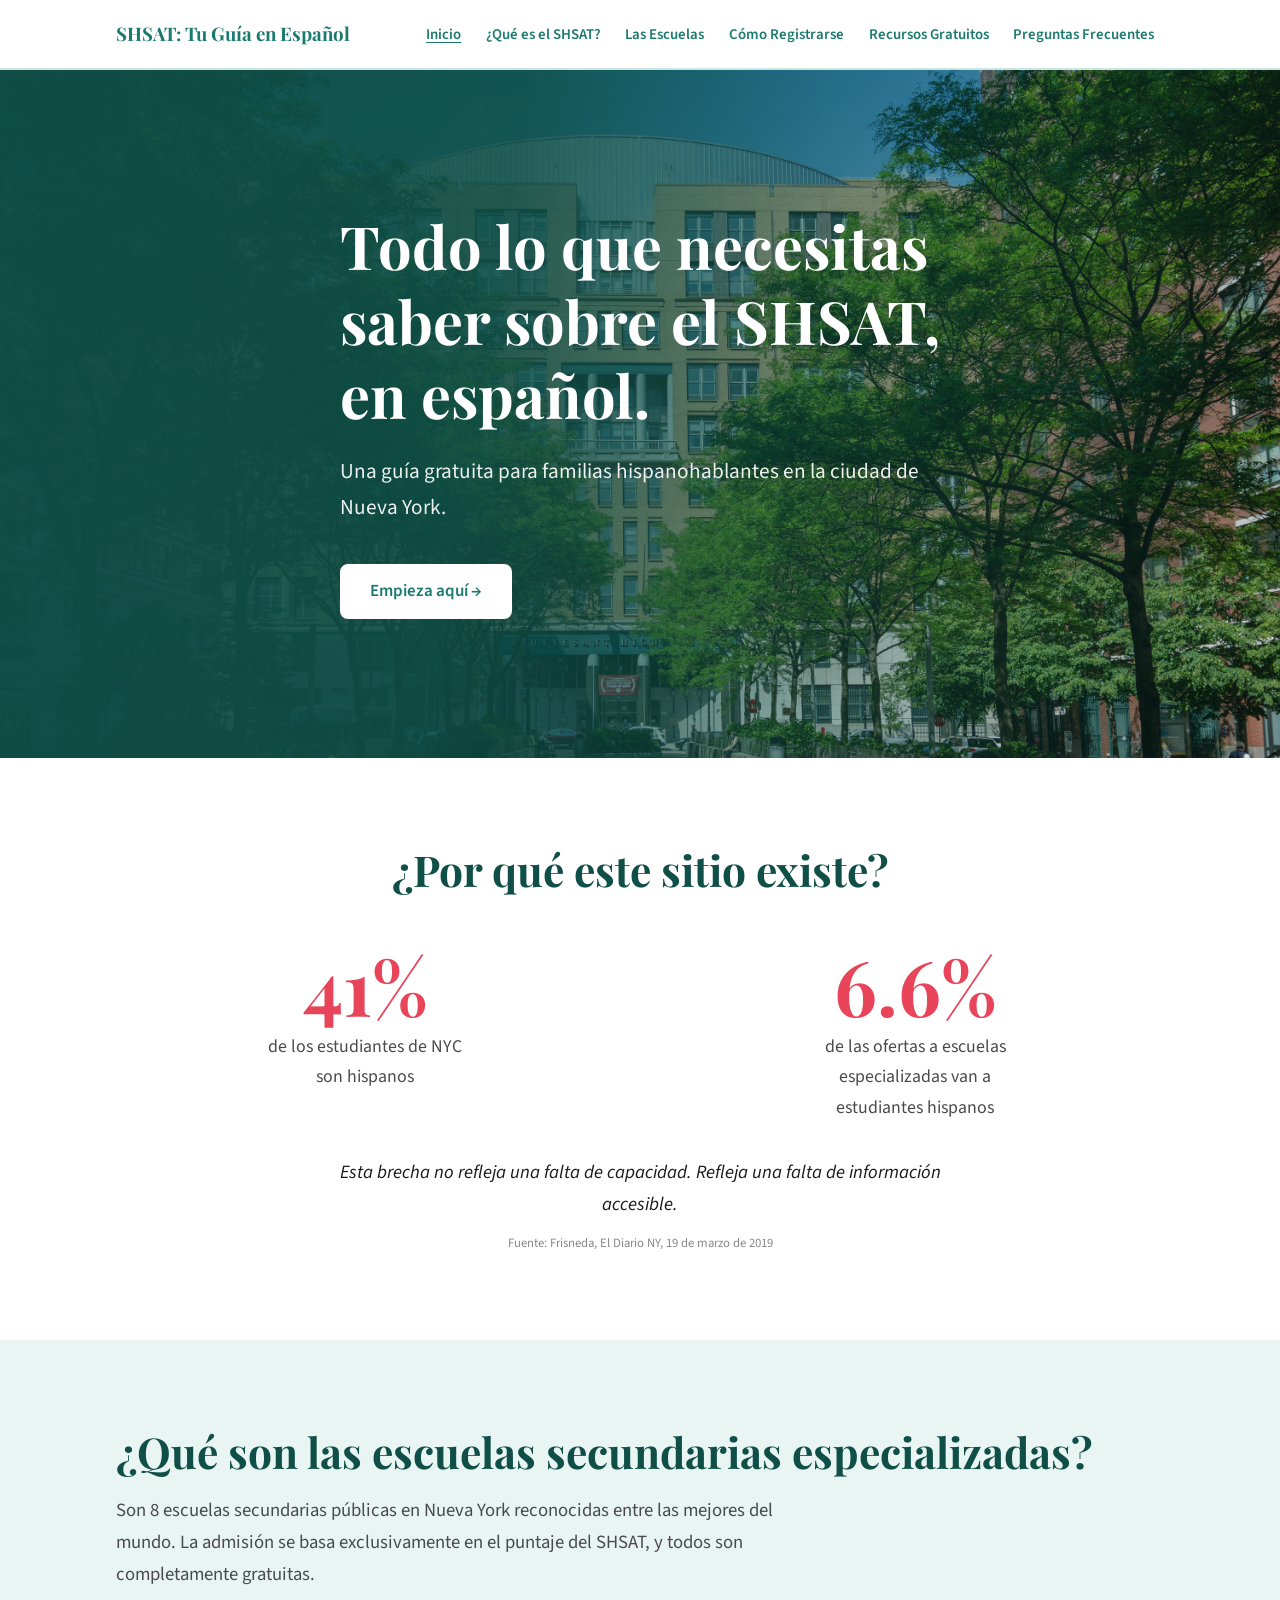
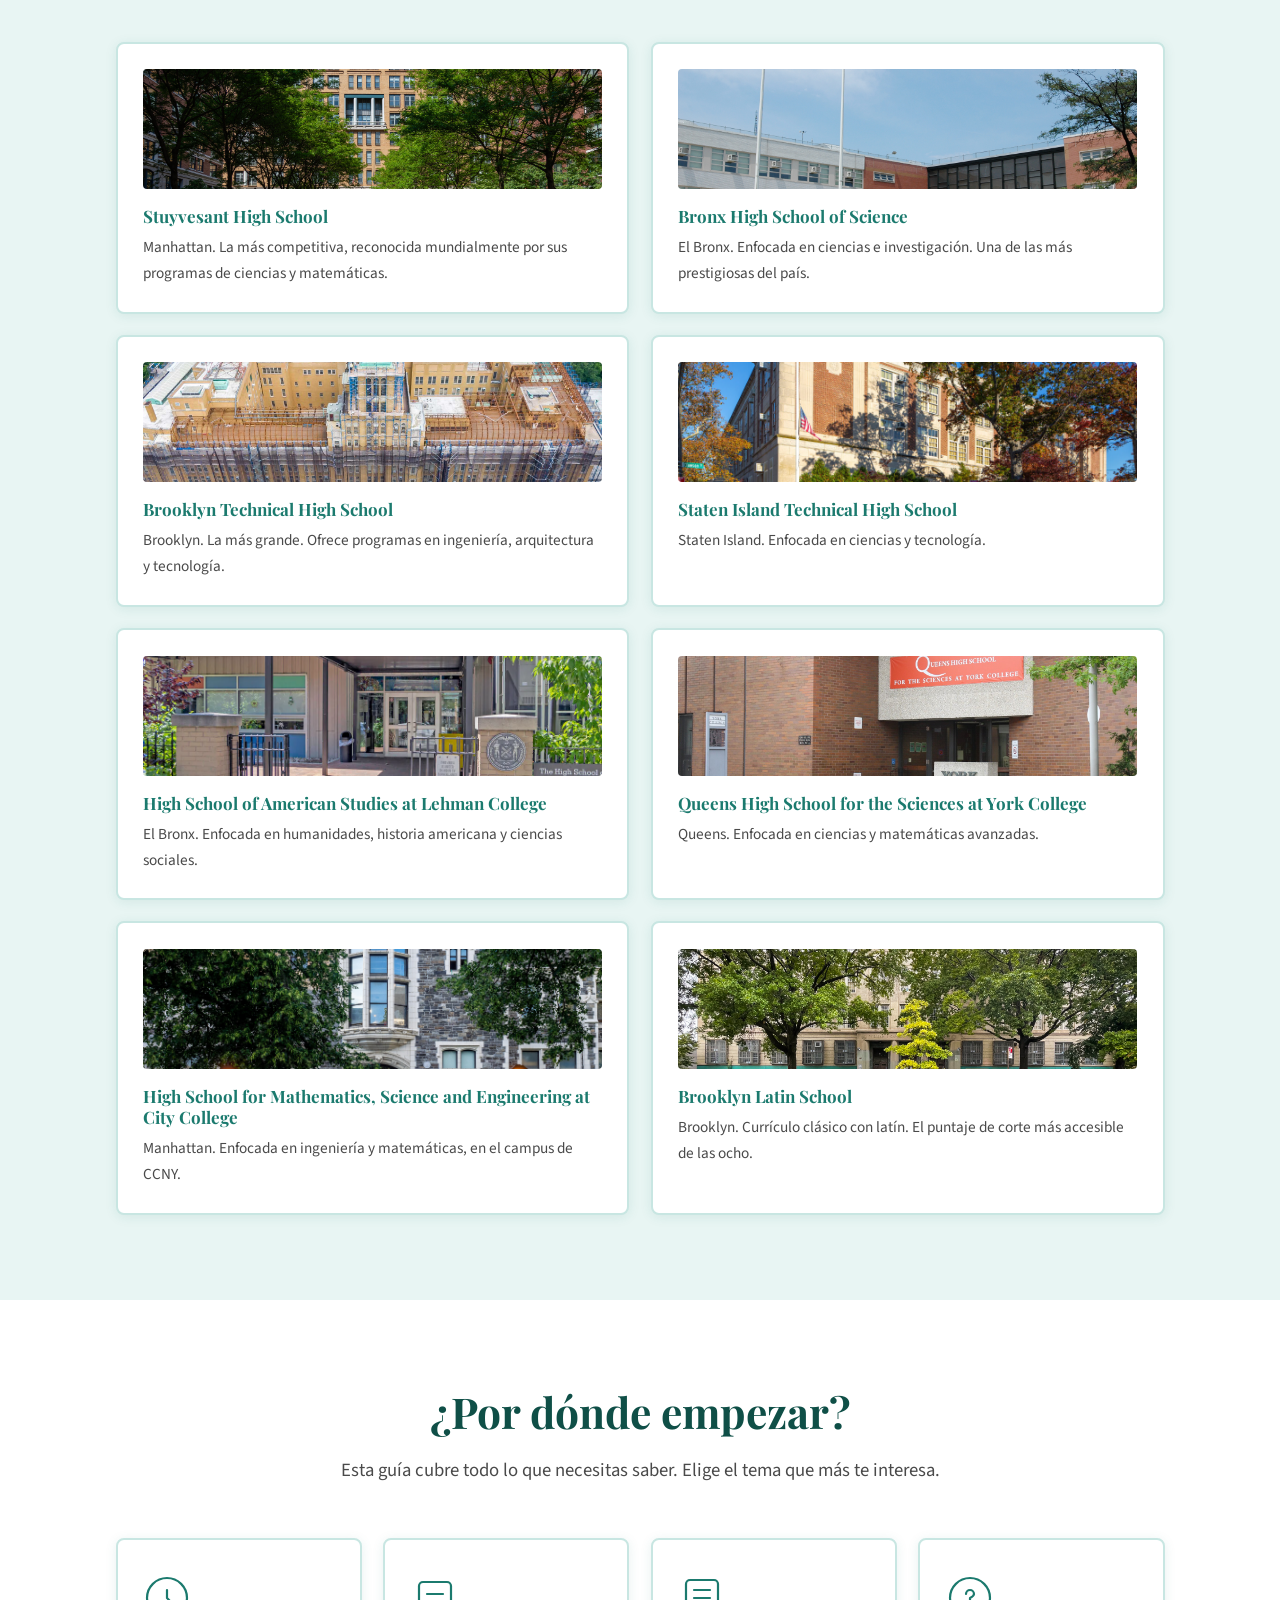
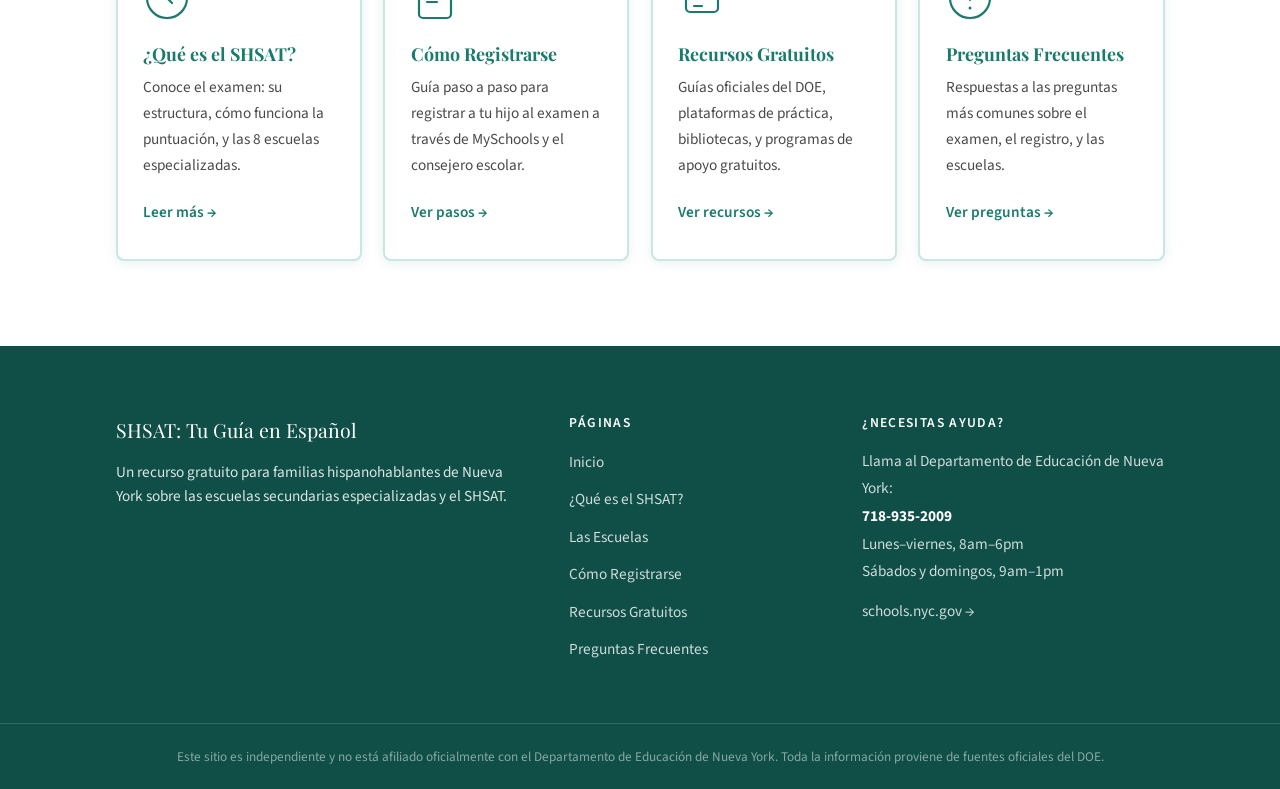
<file: index.html>
<!DOCTYPE html>
<html lang="es">
<head>
  <meta charset="UTF-8" />
  <meta name="viewport" content="width=device-width, initial-scale=1.0" />
  <title>SHSAT: Tu Guía en Español — Inicio</title>
  <meta name="description" content="Guía gratuita en español sobre el SHSAT para familias hispanohablantes en la ciudad de Nueva York." />
  <meta property="og:type"        content="website" />
  <meta property="og:site_name"   content="SHSAT: Tu Guía en Español" />
  <meta property="og:title"       content="SHSAT: Tu Guía en Español — Para Familias de Nueva York" />
  <meta property="og:description" content="Todo lo que necesitas saber sobre el SHSAT, en español. Guía gratuita para familias hispanohablantes de NYC." />
  <meta property="og:image"       content="https://henry-hayden.github.io/Spanish-Project-SHSAT/images/stuyvesant.jpg" />
  <meta property="og:url"         content="https://henry-hayden.github.io/Spanish-Project-SHSAT/index.html" />
  <meta name="twitter:card"       content="summary_large_image" />
  <link rel="icon" type="image/svg+xml" href="images/favicon.svg" />
  <link rel="stylesheet" href="css/styles.css" />
</head>
<body>

  <!-- ========== NAVIGATION ========== -->
  <nav class="nav" role="navigation" aria-label="Navegación principal">
    <div class="container nav__inner">
      <a href="index.html" class="nav__brand">SHSAT: Tu Guía en Español</a>
      <button class="nav__toggle" aria-expanded="false" aria-label="Abrir menú">
        <svg width="26" height="26" viewBox="0 0 24 24" fill="none" stroke="currentColor" stroke-width="2.2" stroke-linecap="round">
          <line x1="3" y1="6"  x2="21" y2="6"/>
          <line x1="3" y1="12" x2="21" y2="12"/>
          <line x1="3" y1="18" x2="21" y2="18"/>
        </svg>
      </button>
      <ul class="nav__links">
        <li><a href="index.html"            class="nav__link">Inicio</a></li>
        <li><a href="que-es-shsat.html"     class="nav__link">¿Qué es el SHSAT?</a></li>
        <li><a href="escuelas.html"          class="nav__link">Las Escuelas</a></li>
        <li><a href="como-registrarse.html" class="nav__link">Cómo Registrarse</a></li>
        <li><a href="recursos.html"         class="nav__link">Recursos Gratuitos</a></li>
        <li><a href="faq.html"              class="nav__link">Preguntas Frecuentes</a></li>
      </ul>
    </div>
  </nav>

  <!-- ========== HERO ========== -->
  <section class="hero hero--photo">
    <img class="hero__photo" src="images/stuyvesant.jpg" alt="Stuyvesant High School" />
    <div class="container">
      <div class="hero__content">
        <h1>Todo lo que necesitas saber sobre el SHSAT, en español.</h1>
        <p class="hero__sub">Una guía gratuita para familias hispanohablantes en la ciudad de Nueva York.</p>
        <a href="que-es-shsat.html" class="btn btn--white">Empieza aquí &rarr;</a>
      </div>
    </div>
  </section>

  <!-- ========== STAT BLOCK ========== -->
  <section class="section section--white stats">
    <div class="container text-center">
      <h2 class="section__title">¿Por qué este sitio existe?</h2>
      <div class="stats__grid">
        <div class="stat-card">
          <span class="stat-card__number">41%</span>
          <p class="stat-card__label">de los estudiantes de NYC son hispanos</p>
        </div>
        <div class="stat-card">
          <span class="stat-card__number">6.6%</span>
          <p class="stat-card__label">de las ofertas a escuelas especializadas van a estudiantes hispanos</p>
        </div>
      </div>
      <p class="stats__tagline">Esta brecha no refleja una falta de capacidad. Refleja una falta de información accesible.</p>
      <p class="stats__citation">Fuente: Frisneda, El Diario NY, 19 de marzo de 2019</p>
    </div>
  </section>

  <!-- ========== WHAT ARE SPECIALIZED SCHOOLS ========== -->
  <section class="section section--light">
    <div class="container">
      <h2 class="section__title">¿Qué son las escuelas secundarias especializadas?</h2>
      <p class="section__lead">Son 8 escuelas secundarias públicas en Nueva York reconocidas entre las mejores del mundo. La admisión se basa exclusivamente en el puntaje del SHSAT, y todos son completamente gratuitas.</p>

      <div class="school-grid">

        <a href="escuelas.html#stuyvesant" class="school-card">
          <img src="images/stuyvesant.jpg" alt="Stuyvesant High School" onerror="this.style.display='none'">
          <h3>Stuyvesant High School</h3>
          <p>Manhattan. La más competitiva, reconocida mundialmente por sus programas de ciencias y matemáticas.</p>
        </a>

        <a href="escuelas.html#bronx-science" class="school-card">
          <img src="images/bronx-science.jpg" alt="Bronx High School of Science" onerror="this.style.display='none'">
          <h3>Bronx High School of Science</h3>
          <p>El Bronx. Enfocada en ciencias e investigación. Una de las más prestigiosas del país.</p>
        </a>

        <a href="escuelas.html#brooklyn-tech" class="school-card">
          <img src="images/brooklyn-tech.jpg" alt="Brooklyn Technical High School" onerror="this.style.display='none'">
          <h3>Brooklyn Technical High School</h3>
          <p>Brooklyn. La más grande. Ofrece programas en ingeniería, arquitectura y tecnología.</p>
        </a>

        <a href="escuelas.html#staten-island-tech" class="school-card">
          <img src="images/staten-island-tech.jpg" alt="Staten Island Technical High School" onerror="this.style.display='none'">
          <h3>Staten Island Technical High School</h3>
          <p>Staten Island. Enfocada en ciencias y tecnología.</p>
        </a>

        <a href="escuelas.html#lehman" class="school-card">
          <img src="images/lehman.jpg" alt="High School of American Studies at Lehman College" onerror="this.style.display='none'">
          <h3>High School of American Studies at Lehman College</h3>
          <p>El Bronx. Enfocada en humanidades, historia americana y ciencias sociales.</p>
        </a>

        <a href="escuelas.html#queens-science" class="school-card">
          <img src="images/queens-science.jpg" alt="Queens High School for the Sciences at York College" onerror="this.style.display='none'">
          <h3>Queens High School for the Sciences at York College</h3>
          <p>Queens. Enfocada en ciencias y matemáticas avanzadas.</p>
        </a>

        <a href="escuelas.html#ccny" class="school-card">
          <img src="images/ccny.jpg" alt="High School for Mathematics, Science and Engineering at City College" onerror="this.style.display='none'">
          <h3>High School for Mathematics, Science and Engineering at City College</h3>
          <p>Manhattan. Enfocada en ingeniería y matemáticas, en el campus de CCNY.</p>
        </a>

        <a href="escuelas.html#brooklyn-latin" class="school-card">
          <img src="images/brooklyn-latin.jpg" alt="Brooklyn Latin School" onerror="this.style.display='none'">
          <h3>Brooklyn Latin School</h3>
          <p>Brooklyn. Currículo clásico con latín. El puntaje de corte más accesible de las ocho.</p>
        </a>

      </div>
    </div>
  </section>

  <!-- ========== NAVIGATION CARDS ========== -->
  <section class="section section--white">
    <div class="container">
      <h2 class="section__title text-center">¿Por dónde empezar?</h2>
      <p class="section__lead text-center" style="margin-left:auto;margin-right:auto;">Esta guía cubre todo lo que necesitas saber. Elige el tema que más te interesa.</p>

      <div class="nav-cards">

        <a href="que-es-shsat.html" class="nav-card" style="text-decoration:none;">
          <svg class="nav-card__icon" viewBox="0 0 48 48" fill="none" stroke="currentColor" stroke-width="2.2" stroke-linecap="round" stroke-linejoin="round">
            <circle cx="24" cy="24" r="20"/>
            <path d="M24 16v8l5 5"/>
          </svg>
          <h3>¿Qué es el SHSAT?</h3>
          <p>Conoce el examen: su estructura, cómo funciona la puntuación, y las 8 escuelas especializadas.</p>
          <span class="nav-card__link">Leer más &rarr;</span>
        </a>

        <a href="como-registrarse.html" class="nav-card" style="text-decoration:none;">
          <svg class="nav-card__icon" viewBox="0 0 48 48" fill="none" stroke="currentColor" stroke-width="2.2" stroke-linecap="round" stroke-linejoin="round">
            <rect x="8" y="8" width="32" height="36" rx="4"/>
            <path d="M16 20h16M16 28h10"/>
          </svg>
          <h3>Cómo Registrarse</h3>
          <p>Guía paso a paso para registrar a tu hijo al examen a través de MySchools y el consejero escolar.</p>
          <span class="nav-card__link">Ver pasos &rarr;</span>
        </a>

        <a href="recursos.html" class="nav-card" style="text-decoration:none;">
          <svg class="nav-card__icon" viewBox="0 0 48 48" fill="none" stroke="currentColor" stroke-width="2.2" stroke-linecap="round" stroke-linejoin="round">
            <path d="M12 6h24a4 4 0 0 1 4 4v24a4 4 0 0 1-4 4H12a4 4 0 0 1-4-4V10a4 4 0 0 1 4-4z"/>
            <path d="M16 16h16M16 24h16M16 32h8"/>
          </svg>
          <h3>Recursos Gratuitos</h3>
          <p>Guías oficiales del DOE, plataformas de práctica, bibliotecas, y programas de apoyo gratuitos.</p>
          <span class="nav-card__link">Ver recursos &rarr;</span>
        </a>

        <a href="faq.html" class="nav-card" style="text-decoration:none;">
          <svg class="nav-card__icon" viewBox="0 0 48 48" fill="none" stroke="currentColor" stroke-width="2.2" stroke-linecap="round" stroke-linejoin="round">
            <circle cx="24" cy="24" r="20"/>
            <path d="M20 20c0-2.2 1.8-4 4-4s4 1.8 4 4c0 2-2 3-4 4v2"/>
            <circle cx="24" cy="34" r="1.5" fill="currentColor" stroke="none"/>
          </svg>
          <h3>Preguntas Frecuentes</h3>
          <p>Respuestas a las preguntas más comunes sobre el examen, el registro, y las escuelas.</p>
          <span class="nav-card__link">Ver preguntas &rarr;</span>
        </a>

      </div>
    </div>
  </section>

  <!-- ========== FOOTER ========== -->
  <footer class="footer">
    <div class="container">
      <div class="footer__grid">

        <div class="footer__col">
          <span class="footer__brand">SHSAT: Tu Guía en Español</span>
          <p class="footer__tagline">Un recurso gratuito para familias hispanohablantes de Nueva York sobre las escuelas secundarias especializadas y el SHSAT.</p>
        </div>

        <div class="footer__col">
          <h4>Páginas</h4>
          <ul>
            <li><a href="index.html">Inicio</a></li>
            <li><a href="que-es-shsat.html">¿Qué es el SHSAT?</a></li>
            <li><a href="escuelas.html">Las Escuelas</a></li>
            <li><a href="como-registrarse.html">Cómo Registrarse</a></li>
            <li><a href="recursos.html">Recursos Gratuitos</a></li>
            <li><a href="faq.html">Preguntas Frecuentes</a></li>
          </ul>
        </div>

        <div class="footer__col">
          <h4>¿Necesitas ayuda?</h4>
          <div class="footer__help">
            <p>Llama al Departamento de Educación de Nueva York:</p>
            <p><strong>718-935-2009</strong><br>Lunes–viernes, 8am–6pm<br>Sábados y domingos, 9am–1pm</p>
            <p style="margin-top:0.75rem;"><a href="https://www.schools.nyc.gov" target="_blank" rel="noopener noreferrer">schools.nyc.gov &rarr;</a></p>
          </div>
        </div>

      </div>
    </div>
    <div class="footer__bottom">
      <div class="container">
        Este sitio es independiente y no está afiliado oficialmente con el Departamento de Educación de Nueva York. Toda la información proviene de fuentes oficiales del DOE.
      </div>
    </div>
  </footer>

  <script src="js/main.js"></script>
</body>
</html>
</file>
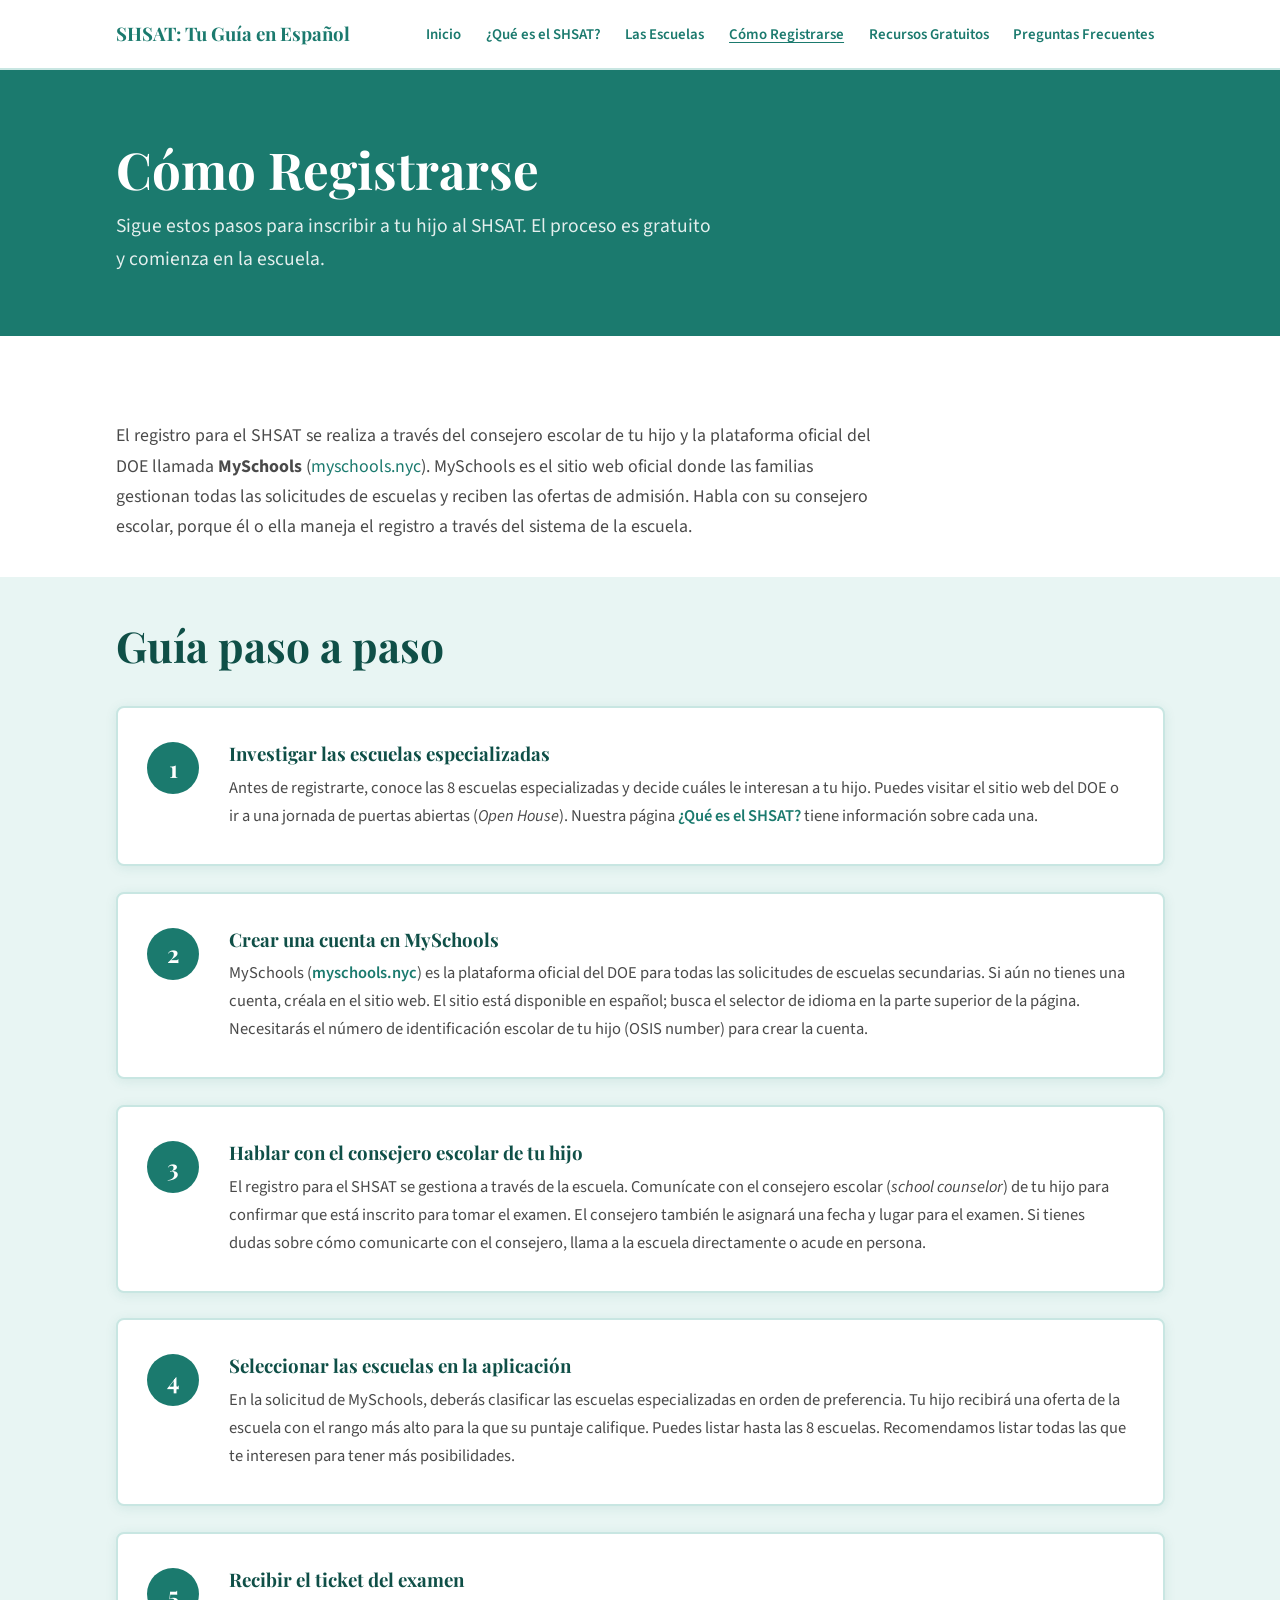
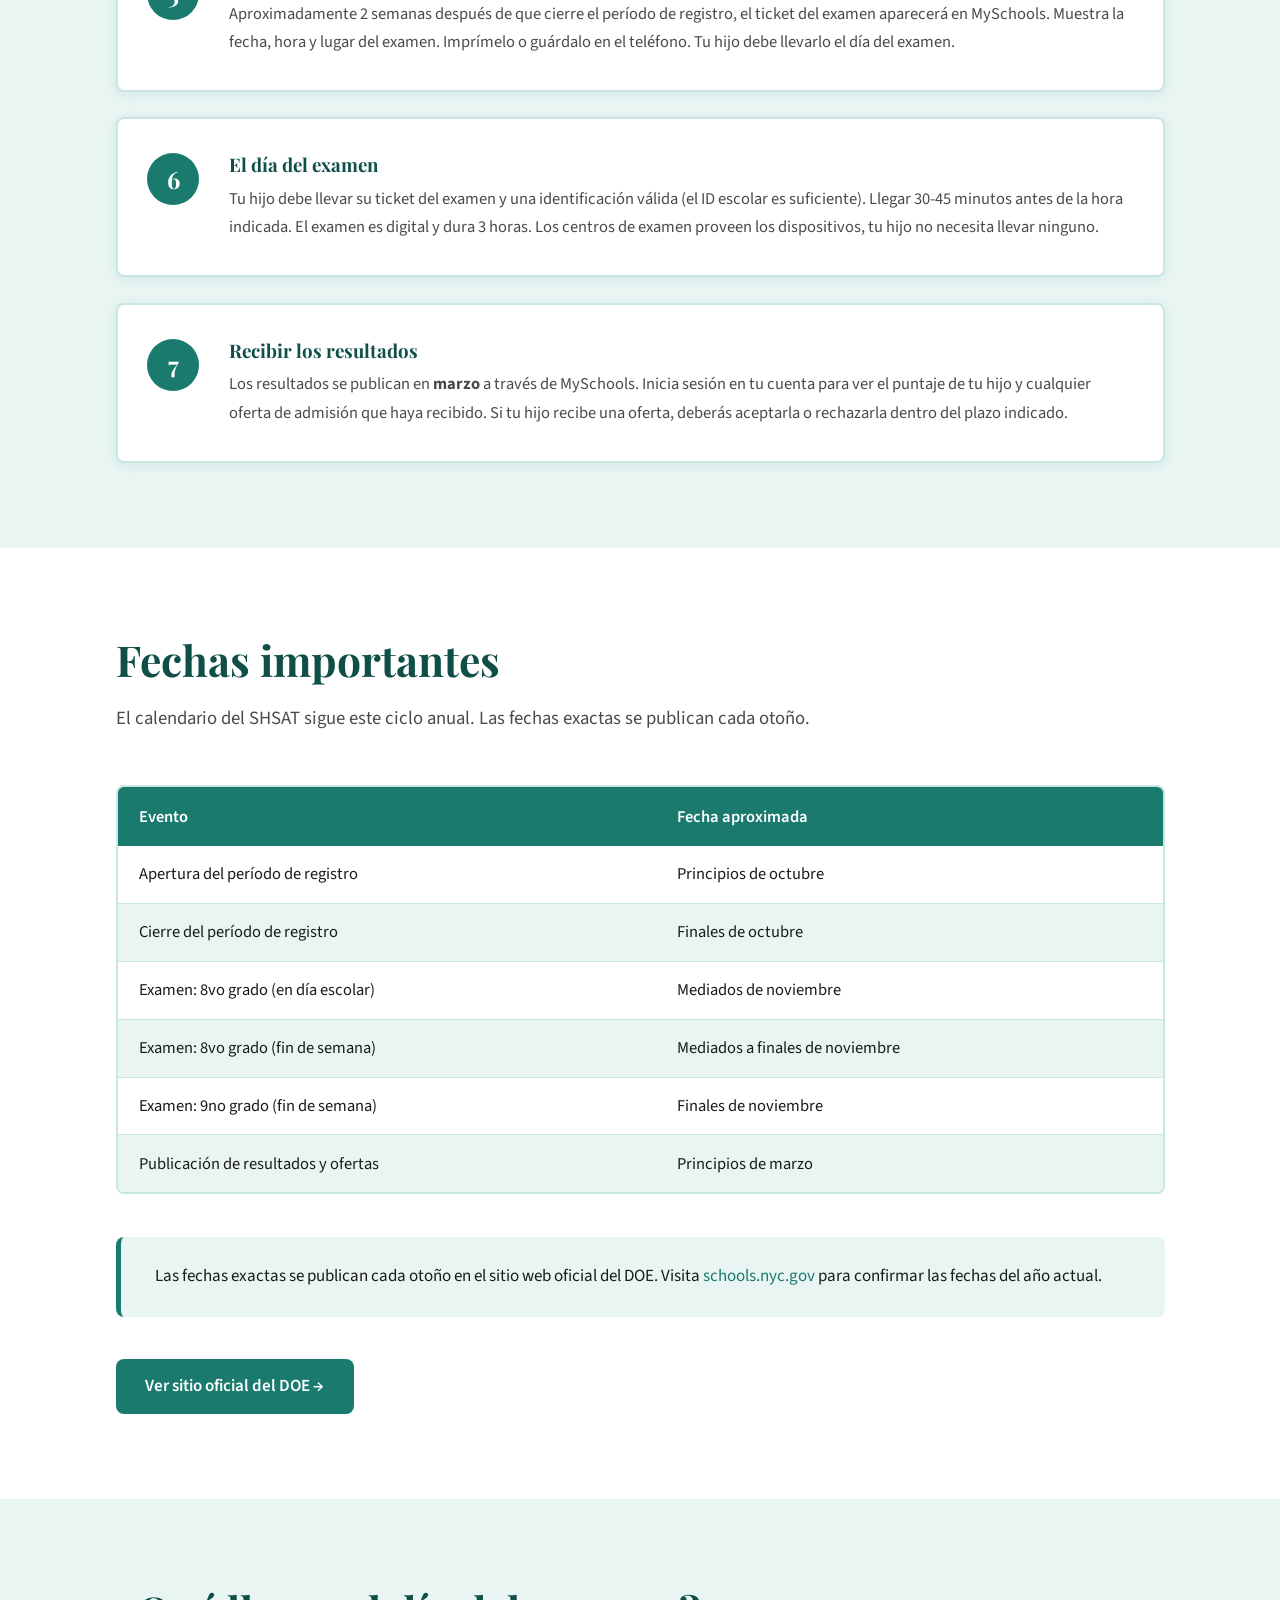
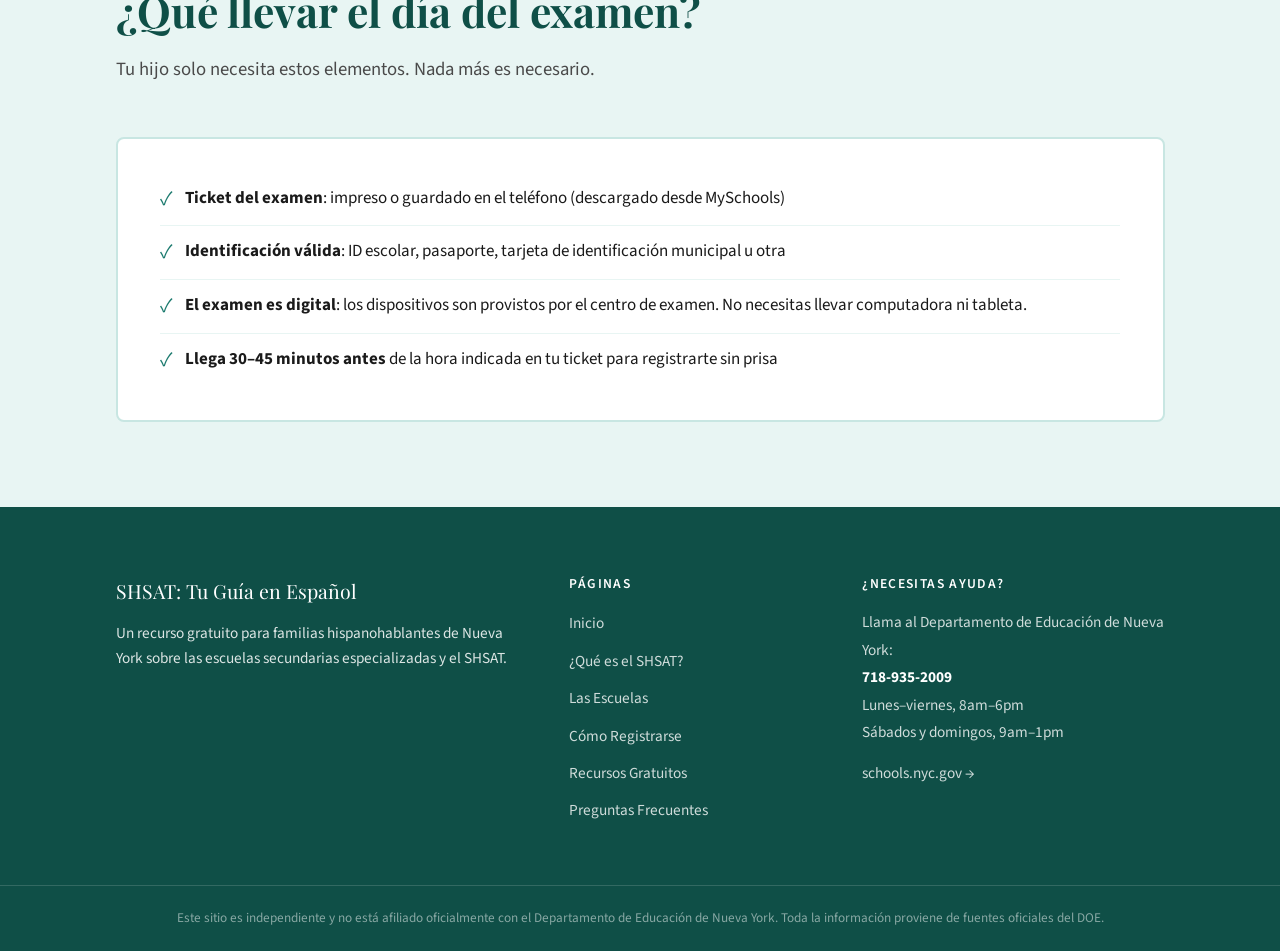
<file: como-registrarse.html>
<!DOCTYPE html>
<html lang="es">
<head>
  <meta charset="UTF-8" />
  <meta name="viewport" content="width=device-width, initial-scale=1.0" />
  <title>Cómo Registrarse — SHSAT: Tu Guía en Español</title>
  <meta name="description" content="Guía paso a paso para registrar a tu hijo al examen SHSAT a través de MySchools y el consejero escolar." />
  <meta property="og:type"        content="website" />
  <meta property="og:site_name"   content="SHSAT: Tu Guía en Español" />
  <meta property="og:title"       content="Cómo Registrarse para el SHSAT — Guía en Español" />
  <meta property="og:description" content="Guía paso a paso para inscribir a tu hijo al SHSAT, en español. Todo sobre MySchools, el consejero escolar, y el día del examen." />
  <meta property="og:image"       content="https://henry-hayden.github.io/Spanish-Project-SHSAT/images/stuyvesant.jpg" />
  <meta property="og:url"         content="https://henry-hayden.github.io/Spanish-Project-SHSAT/como-registrarse.html" />
  <meta name="twitter:card"       content="summary_large_image" />
  <link rel="icon" type="image/svg+xml" href="images/favicon.svg" />
  <link rel="stylesheet" href="css/styles.css" />
</head>
<body>

  <!-- ========== NAVIGATION ========== -->
  <nav class="nav" role="navigation" aria-label="Navegación principal">
    <div class="container nav__inner">
      <a href="index.html" class="nav__brand">SHSAT: Tu Guía en Español</a>
      <button class="nav__toggle" aria-expanded="false" aria-label="Abrir menú">
        <svg width="26" height="26" viewBox="0 0 24 24" fill="none" stroke="currentColor" stroke-width="2.2" stroke-linecap="round">
          <line x1="3" y1="6"  x2="21" y2="6"/>
          <line x1="3" y1="12" x2="21" y2="12"/>
          <line x1="3" y1="18" x2="21" y2="18"/>
        </svg>
      </button>
      <ul class="nav__links">
        <li><a href="index.html"            class="nav__link">Inicio</a></li>
        <li><a href="que-es-shsat.html"     class="nav__link">¿Qué es el SHSAT?</a></li>
        <li><a href="escuelas.html"          class="nav__link">Las Escuelas</a></li>
        <li><a href="como-registrarse.html" class="nav__link">Cómo Registrarse</a></li>
        <li><a href="recursos.html"         class="nav__link">Recursos Gratuitos</a></li>
        <li><a href="faq.html"              class="nav__link">Preguntas Frecuentes</a></li>
      </ul>
    </div>
  </nav>

  <!-- ========== PAGE HEADER ========== -->
  <header class="page-header">
    <div class="container">
      <h1>Cómo Registrarse</h1>
      <p>Sigue estos pasos para inscribir a tu hijo al SHSAT. El proceso es gratuito y comienza en la escuela.</p>
    </div>
  </header>

  <!-- ========== INTRO ========== -->
  <section class="section section--white" style="padding-bottom:2rem;">
    <div class="container">
      <p style="font-size:1.05rem; color:var(--text-muted); max-width:760px;">El registro para el SHSAT se realiza a través del consejero escolar de tu hijo y la plataforma oficial del DOE llamada <strong>MySchools</strong> (<a href="https://www.myschools.nyc" target="_blank" rel="noopener noreferrer">myschools.nyc</a>). MySchools es el sitio web oficial donde las familias gestionan todas las solicitudes de escuelas y reciben las ofertas de admisión. Habla con su consejero escolar, porque él o ella maneja el registro a través del sistema de la escuela.</p>
    </div>
  </section>

  <!-- ========== STEP-BY-STEP ========== -->
  <section class="section section--light" style="padding-top:2.5rem;">
    <div class="container">
      <h2 class="section__title">Guía paso a paso</h2>

      <div class="steps">

        <div class="step">
          <div class="step__num">1</div>
          <div class="step__body">
            <h3>Investigar las escuelas especializadas</h3>
            <p>Antes de registrarte, conoce las 8 escuelas especializadas y decide cuáles le interesan a tu hijo. Puedes visitar el sitio web del DOE o ir a una jornada de puertas abiertas (<em>Open House</em>). Nuestra página <a href="que-es-shsat.html">¿Qué es el SHSAT?</a> tiene información sobre cada una.</p>
          </div>
        </div>

        <div class="step">
          <div class="step__num">2</div>
          <div class="step__body">
            <h3>Crear una cuenta en MySchools</h3>
            <p>MySchools (<a href="https://www.myschools.nyc" target="_blank" rel="noopener noreferrer">myschools.nyc</a>) es la plataforma oficial del DOE para todas las solicitudes de escuelas secundarias. Si aún no tienes una cuenta, créala en el sitio web. El sitio está disponible en español; busca el selector de idioma en la parte superior de la página. Necesitarás el número de identificación escolar de tu hijo (OSIS number) para crear la cuenta.</p>
          </div>
        </div>

        <div class="step">
          <div class="step__num">3</div>
          <div class="step__body">
            <h3>Hablar con el consejero escolar de tu hijo</h3>
            <p>El registro para el SHSAT se gestiona a través de la escuela. Comunícate con el consejero escolar (<em>school counselor</em>) de tu hijo para confirmar que está inscrito para tomar el examen. El consejero también le asignará una fecha y lugar para el examen. Si tienes dudas sobre cómo comunicarte con el consejero, llama a la escuela directamente o acude en persona.</p>
          </div>
        </div>

        <div class="step">
          <div class="step__num">4</div>
          <div class="step__body">
            <h3>Seleccionar las escuelas en la aplicación</h3>
            <p>En la solicitud de MySchools, deberás clasificar las escuelas especializadas en orden de preferencia. Tu hijo recibirá una oferta de la escuela con el rango más alto para la que su puntaje califique. Puedes listar hasta las 8 escuelas. Recomendamos listar todas las que te interesen para tener más posibilidades.</p>
          </div>
        </div>

        <div class="step">
          <div class="step__num">5</div>
          <div class="step__body">
            <h3>Recibir el ticket del examen</h3>
            <p>Aproximadamente 2 semanas después de que cierre el período de registro, el ticket del examen aparecerá en MySchools. Muestra la fecha, hora y lugar del examen. Imprímelo o guárdalo en el teléfono. Tu hijo debe llevarlo el día del examen.</p>
          </div>
        </div>

        <div class="step">
          <div class="step__num">6</div>
          <div class="step__body">
            <h3>El día del examen</h3>
            <p>Tu hijo debe llevar su ticket del examen y una identificación válida (el ID escolar es suficiente). Llegar 30-45 minutos antes de la hora indicada. El examen es digital y dura 3 horas. Los centros de examen proveen los dispositivos, tu hijo no necesita llevar ninguno.</p>
          </div>
        </div>

        <div class="step">
          <div class="step__num">7</div>
          <div class="step__body">
            <h3>Recibir los resultados</h3>
            <p>Los resultados se publican en <strong>marzo</strong> a través de MySchools. Inicia sesión en tu cuenta para ver el puntaje de tu hijo y cualquier oferta de admisión que haya recibido. Si tu hijo recibe una oferta, deberás aceptarla o rechazarla dentro del plazo indicado.</p>
          </div>
        </div>

      </div>
    </div>
  </section>

  <!-- ========== KEY DATES ========== -->
  <section class="section section--white">
    <div class="container">
      <h2 class="section__title">Fechas importantes</h2>
      <p class="section__lead">El calendario del SHSAT sigue este ciclo anual. Las fechas exactas se publican cada otoño.</p>

      <div class="dates-table-wrapper">
        <table class="dates-table">
          <thead>
            <tr>
              <th>Evento</th>
              <th>Fecha aproximada</th>
            </tr>
          </thead>
          <tbody>
            <tr>
              <td>Apertura del período de registro</td>
              <td>Principios de octubre</td>
            </tr>
            <tr>
              <td>Cierre del período de registro</td>
              <td>Finales de octubre</td>
            </tr>
            <tr>
              <td>Examen: 8vo grado (en día escolar)</td>
              <td>Mediados de noviembre</td>
            </tr>
            <tr>
              <td>Examen: 8vo grado (fin de semana)</td>
              <td>Mediados a finales de noviembre</td>
            </tr>
            <tr>
              <td>Examen: 9no grado (fin de semana)</td>
              <td>Finales de noviembre</td>
            </tr>
            <tr>
              <td>Publicación de resultados y ofertas</td>
              <td>Principios de marzo</td>
            </tr>
          </tbody>
        </table>
      </div>

      <div class="callout callout--teal">
        <p>Las fechas exactas se publican cada otoño en el sitio web oficial del DOE. Visita <a href="https://www.schools.nyc.gov/enrollment/enroll-grade-by-grade/specialized-high-schools" target="_blank" rel="noopener noreferrer">schools.nyc.gov</a> para confirmar las fechas del año actual.</p>
      </div>

      <div style="margin-top:1.5rem;">
        <a href="https://www.schools.nyc.gov/enrollment/enroll-grade-by-grade/specialized-high-schools" target="_blank" rel="noopener noreferrer" class="btn btn--primary">Ver sitio oficial del DOE &rarr;</a>
      </div>
    </div>
  </section>

  <!-- ========== WHAT TO BRING ========== -->
  <section class="section section--light">
    <div class="container">
      <h2 class="section__title">¿Qué llevar el día del examen?</h2>
      <p class="section__lead">Tu hijo solo necesita estos elementos. Nada más es necesario.</p>

      <div class="checklist">
        <ul>
          <li>
            <span class="checklist__check">✓</span>
            <span><strong>Ticket del examen</strong>: impreso o guardado en el teléfono (descargado desde MySchools)</span>
          </li>
          <li>
            <span class="checklist__check">✓</span>
            <span><strong>Identificación válida</strong>: ID escolar, pasaporte, tarjeta de identificación municipal u otra</span>
          </li>
          <li>
            <span class="checklist__check">✓</span>
            <span><strong>El examen es digital</strong>: los dispositivos son provistos por el centro de examen. No necesitas llevar computadora ni tableta.</span>
          </li>
          <li>
            <span class="checklist__check">✓</span>
            <span><strong>Llega 30–45 minutos antes</strong> de la hora indicada en tu ticket para registrarte sin prisa</span>
          </li>
        </ul>
      </div>
    </div>
  </section>

  <!-- ========== FOOTER ========== -->
  <footer class="footer">
    <div class="container">
      <div class="footer__grid">
        <div class="footer__col">
          <span class="footer__brand">SHSAT: Tu Guía en Español</span>
          <p class="footer__tagline">Un recurso gratuito para familias hispanohablantes de Nueva York sobre las escuelas secundarias especializadas y el SHSAT.</p>
        </div>
        <div class="footer__col">
          <h4>Páginas</h4>
          <ul>
            <li><a href="index.html">Inicio</a></li>
            <li><a href="que-es-shsat.html">¿Qué es el SHSAT?</a></li>
            <li><a href="escuelas.html">Las Escuelas</a></li>
            <li><a href="como-registrarse.html">Cómo Registrarse</a></li>
            <li><a href="recursos.html">Recursos Gratuitos</a></li>
            <li><a href="faq.html">Preguntas Frecuentes</a></li>
          </ul>
        </div>
        <div class="footer__col">
          <h4>¿Necesitas ayuda?</h4>
          <div class="footer__help">
            <p>Llama al Departamento de Educación de Nueva York:</p>
            <p><strong>718-935-2009</strong><br>Lunes–viernes, 8am–6pm<br>Sábados y domingos, 9am–1pm</p>
            <p style="margin-top:0.75rem;"><a href="https://www.schools.nyc.gov" target="_blank" rel="noopener noreferrer">schools.nyc.gov &rarr;</a></p>
          </div>
        </div>
      </div>
    </div>
    <div class="footer__bottom">
      <div class="container">
        Este sitio es independiente y no está afiliado oficialmente con el Departamento de Educación de Nueva York. Toda la información proviene de fuentes oficiales del DOE.
      </div>
    </div>
  </footer>

  <script src="js/main.js"></script>
</body>
</html>
</file>
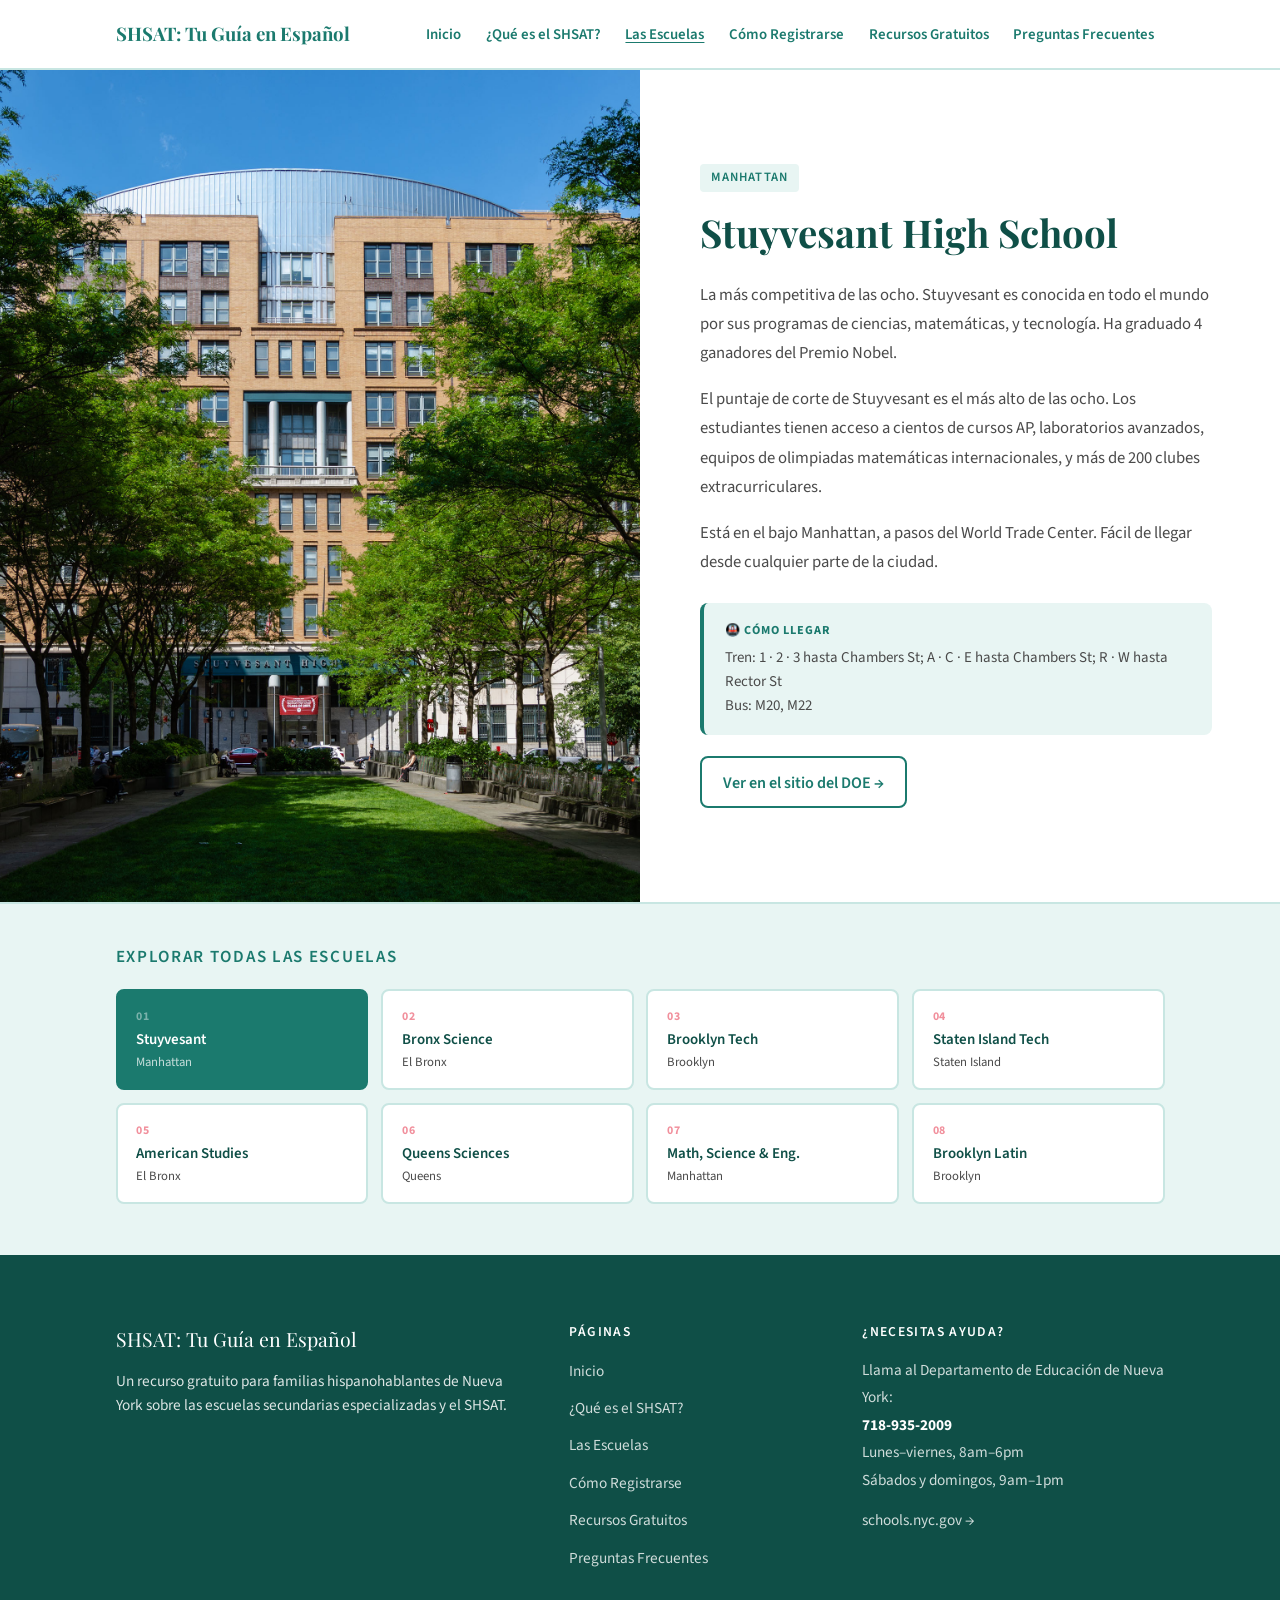
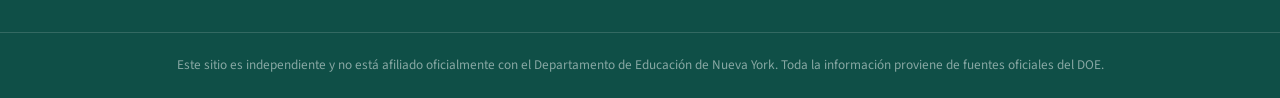
<file: escuelas.html>
<!DOCTYPE html>
<html lang="es">
<head>
  <meta charset="UTF-8" />
  <meta name="viewport" content="width=device-width, initial-scale=1.0" />
  <title>Las 8 Escuelas Especializadas — SHSAT: Tu Guía en Español</title>
  <meta name="description" content="Conoce en detalle las 8 escuelas secundarias especializadas de Nueva York: Stuyvesant, Bronx Science, Brooklyn Tech, y más." />
  <meta property="og:type"        content="website" />
  <meta property="og:site_name"   content="SHSAT: Tu Guía en Español" />
  <meta property="og:title"       content="Las 8 Escuelas Especializadas de NYC — Guía en Español" />
  <meta property="og:description" content="Fotos, descripciones, y cómo llegar a las 8 escuelas secundarias especializadas de Nueva York, explicadas en español." />
  <meta property="og:image"       content="https://henry-hayden.github.io/Spanish-Project-SHSAT/images/stuyvesant.jpg" />
  <meta property="og:url"         content="https://henry-hayden.github.io/Spanish-Project-SHSAT/escuelas.html" />
  <meta name="twitter:card"       content="summary_large_image" />
  <link rel="icon" type="image/svg+xml" href="images/favicon.svg" />
  <link rel="stylesheet" href="css/styles.css" />
  <style>
    /* ── School stage: full-viewport 50/50 split ── */
    .school-stage {
      display: grid;
      grid-template-columns: 1fr 1fr;
      min-height: calc(100vh - 68px);
      transition: opacity 0.22s ease;
    }

    .school-image-side {
      position: sticky;
      top: 68px;
      height: calc(100vh - 68px);
      overflow: hidden;
      background: var(--teal-dark);
      flex-shrink: 0;
    }

    .school-image-side img {
      width: 100%;
      height: 100%;
      object-fit: cover;
      display: block;
      border-radius: 0;
      transition: opacity 0.3s ease;
    }

    .school-info-side {
      display: flex;
      flex-direction: column;
      justify-content: center;
      padding: 3.5rem 4rem 3.5rem 3.5rem;
      background: var(--white);
      overflow-y: auto;
    }

    .school-info-side .borough {
      display: inline-block;
      background: var(--teal-light);
      color: var(--teal);
      font-size: 0.75rem;
      font-weight: 600;
      text-transform: uppercase;
      letter-spacing: 0.08em;
      padding: 0.2rem 0.7rem;
      border-radius: 4px;
      margin-bottom: 1rem;
      width: fit-content;
    }

    .school-info-side h1 {
      font-size: clamp(1.6rem, 3vw, 2.4rem);
      color: var(--teal-dark);
      margin-bottom: 1.5rem;
      line-height: 1.2;
    }

    .school-info-desc p {
      font-size: 0.98rem;
      color: var(--text-muted);
      line-height: 1.75;
      margin-bottom: 1rem;
    }
    .school-info-desc p:last-child { margin-bottom: 0; }

    .school-doe-link {
      display: inline-flex;
      align-items: center;
      gap: 6px;
      margin-top: 2rem;
      font-weight: 600;
      font-size: 0.95rem;
      color: var(--teal);
      border: 2px solid var(--teal);
      border-radius: var(--radius);
      padding: 0.6rem 1.25rem;
      width: fit-content;
      transition: background 0.15s, color 0.15s;
    }
    .school-doe-link:hover {
      background: var(--teal);
      color: var(--white);
      text-decoration: none;
    }

    /* ── School navigation grid ── */
    .school-nav-section {
      background: var(--teal-light);
      border-top: 2px solid var(--border);
      padding: 2.5rem 0 3rem;
    }

    .school-nav-section h2 {
      font-size: 1rem;
      font-family: 'Source Sans 3', sans-serif;
      font-weight: 600;
      text-transform: uppercase;
      letter-spacing: 0.1em;
      color: var(--teal);
      margin-bottom: 1.25rem;
    }

    .school-nav-grid {
      display: grid;
      grid-template-columns: repeat(4, 1fr);
      gap: 0.75rem;
    }

    .school-nav-btn {
      background: var(--white);
      border: 2px solid var(--border);
      border-radius: var(--radius);
      padding: 1rem 1.1rem;
      cursor: pointer;
      text-align: left;
      font-family: 'Source Sans 3', sans-serif;
      transition: border-color 0.15s, background 0.15s, color 0.15s, transform 0.1s;
    }

    .school-nav-btn:hover:not(.active) {
      border-color: var(--teal);
      background: var(--teal-light);
      transform: translateY(-2px);
    }

    .school-nav-btn.active {
      background: var(--teal);
      border-color: var(--teal);
      color: var(--white);
    }

    .school-nav-btn .nav-num {
      display: block;
      font-size: 0.7rem;
      font-weight: 700;
      letter-spacing: 0.08em;
      opacity: 0.6;
      margin-bottom: 0.3rem;
      color: var(--coral);
    }
    .school-nav-btn.active .nav-num { color: rgba(255,255,255,0.7); }

    .school-nav-btn .nav-name {
      display: block;
      font-size: 0.88rem;
      font-weight: 600;
      color: var(--teal-dark);
      line-height: 1.3;
    }
    .school-nav-btn.active .nav-name { color: var(--white); }

    .school-nav-btn .nav-borough {
      display: block;
      font-size: 0.75rem;
      color: var(--text-muted);
      margin-top: 0.2rem;
    }
    .school-nav-btn.active .nav-borough { color: rgba(255,255,255,0.75); }

    /* ── Mobile ── */
    @media (max-width: 820px) {
      .school-stage {
        grid-template-columns: 1fr;
        min-height: unset;
      }
      .school-image-side {
        position: relative;
        top: auto;
        height: 55vw;
        min-height: 220px;
        max-height: 380px;
      }
      .school-info-side {
        padding: 2.5rem 1.5rem;
        min-height: unset;
      }
      .school-nav-grid { grid-template-columns: repeat(2, 1fr); }
    }

    @media (max-width: 480px) {
      .school-nav-grid { grid-template-columns: repeat(2, 1fr); gap: 0.5rem; }
      .school-nav-btn { padding: 0.75rem 0.85rem; }
      .school-nav-btn .nav-name { font-size: 0.8rem; }
    }
  </style>
</head>
<body>

  <!-- ========== NAVIGATION ========== -->
  <nav class="nav" role="navigation" aria-label="Navegación principal">
    <div class="container nav__inner">
      <a href="index.html" class="nav__brand">SHSAT: Tu Guía en Español</a>
      <button class="nav__toggle" aria-expanded="false" aria-label="Abrir menú">
        <svg width="26" height="26" viewBox="0 0 24 24" fill="none" stroke="currentColor" stroke-width="2.2" stroke-linecap="round">
          <line x1="3" y1="6"  x2="21" y2="6"/>
          <line x1="3" y1="12" x2="21" y2="12"/>
          <line x1="3" y1="18" x2="21" y2="18"/>
        </svg>
      </button>
      <ul class="nav__links">
        <li><a href="index.html"            class="nav__link">Inicio</a></li>
        <li><a href="que-es-shsat.html"     class="nav__link">¿Qué es el SHSAT?</a></li>
        <li><a href="escuelas.html"          class="nav__link">Las Escuelas</a></li>
        <li><a href="como-registrarse.html" class="nav__link">Cómo Registrarse</a></li>
        <li><a href="recursos.html"         class="nav__link">Recursos Gratuitos</a></li>
        <li><a href="faq.html"              class="nav__link">Preguntas Frecuentes</a></li>
      </ul>
    </div>
  </nav>

  <!-- ========== SCHOOL STAGE ========== -->
  <div class="school-stage" id="school-stage">
    <div class="school-image-side">
      <img id="school-img" src="" alt="" />
    </div>
    <div class="school-info-side">
      <span class="borough" id="school-borough"></span>
      <h1 id="school-name"></h1>
      <div class="school-info-desc" id="school-desc"></div>
      <div class="transit-info" id="school-transit">
        <span class="transit-info__label">🚇 Cómo llegar</span>
        <p id="school-transit-text"></p>
      </div>
      <a id="school-doe-link" href="#" target="_blank" rel="noopener noreferrer" class="school-doe-link" style="margin-top:1.25rem;">
        Ver en el sitio del DOE &rarr;
      </a>
    </div>
  </div>

  <!-- ========== SCHOOL NAVIGATION ========== -->
  <section class="school-nav-section">
    <div class="container">
      <h2>Explorar todas las escuelas</h2>
      <div class="school-nav-grid" id="school-nav-grid"></div>
    </div>
  </section>

  <!-- ========== FOOTER ========== -->
  <footer class="footer">
    <div class="container">
      <div class="footer__grid">
        <div class="footer__col">
          <span class="footer__brand">SHSAT: Tu Guía en Español</span>
          <p class="footer__tagline">Un recurso gratuito para familias hispanohablantes de Nueva York sobre las escuelas secundarias especializadas y el SHSAT.</p>
        </div>
        <div class="footer__col">
          <h4>Páginas</h4>
          <ul>
            <li><a href="index.html">Inicio</a></li>
            <li><a href="que-es-shsat.html">¿Qué es el SHSAT?</a></li>
            <li><a href="escuelas.html">Las Escuelas</a></li>
            <li><a href="como-registrarse.html">Cómo Registrarse</a></li>
            <li><a href="recursos.html">Recursos Gratuitos</a></li>
            <li><a href="faq.html">Preguntas Frecuentes</a></li>
          </ul>
        </div>
        <div class="footer__col">
          <h4>¿Necesitas ayuda?</h4>
          <div class="footer__help">
            <p>Llama al Departamento de Educación de Nueva York:</p>
            <p><strong>718-935-2009</strong><br>Lunes–viernes, 8am–6pm<br>Sábados y domingos, 9am–1pm</p>
            <p style="margin-top:0.75rem;"><a href="https://www.schools.nyc.gov" target="_blank" rel="noopener noreferrer">schools.nyc.gov &rarr;</a></p>
          </div>
        </div>
      </div>
    </div>
    <div class="footer__bottom">
      <div class="container">
        Este sitio es independiente y no está afiliado oficialmente con el Departamento de Educación de Nueva York. Toda la información proviene de fuentes oficiales del DOE.
      </div>
    </div>
  </footer>

  <script src="js/main.js"></script>
  <script>
    const SCHOOLS = [
      {
        id: 'stuyvesant',
        num: '01',
        name: 'Stuyvesant High School',
        short: 'Stuyvesant',
        borough: 'Manhattan',
        image: 'images/stuyvesant.jpg',
        doe: 'https://www.schools.nyc.gov/schools/M475',
        transit: 'Tren: 1 · 2 · 3 hasta Chambers St; A · C · E hasta Chambers St; R · W hasta Rector St\nBus: M20, M22',
        desc: [
          'La más competitiva de las ocho. Stuyvesant es conocida en todo el mundo por sus programas de ciencias, matemáticas, y tecnología. Ha graduado 4 ganadores del Premio Nobel.',
          'El puntaje de corte de Stuyvesant es el más alto de las ocho. Los estudiantes tienen acceso a cientos de cursos AP, laboratorios avanzados, equipos de olimpiadas matemáticas internacionales, y más de 200 clubes extracurriculares.',
          'Está en el bajo Manhattan, a pasos del World Trade Center. Fácil de llegar desde cualquier parte de la ciudad.'
        ]
      },
      {
        id: 'bronx-science',
        num: '02',
        name: 'Bronx High School of Science',
        short: 'Bronx Science',
        borough: 'El Bronx',
        image: 'images/bronx-science.jpg',
        doe: 'https://www.schools.nyc.gov/schools/X445',
        transit: 'Tren: B · D hasta Bedford Park Blvd-Lehman College; 4 hasta Bedford Park Blvd\nBus: Bx10, Bx28',
        desc: [
          'El Bronx High School of Science es una de las escuelas secundarias más conocidas del país. Ha producido 8 ex-alumnos ganadores del Premio Nobel, y decenas de ganadores de las becas más competitivas del país.',
          'El currículo está centrado en las ciencias naturales, la investigación, y las matemáticas avanzadas. Los estudiantes tienen acceso a laboratorios de investigación reales y pueden participar en competencias científicas nacionales e internacionales.',
          'Ubicada en el noroeste del Bronx, es accesible desde muchos vecindarios de la ciudad. Si a tu hijo le interesan las ciencias de verdad, esta escuela es para él.'
        ]
      },
      {
        id: 'brooklyn-tech',
        num: '03',
        name: 'Brooklyn Technical High School',
        short: 'Brooklyn Tech',
        borough: 'Brooklyn',
        image: 'images/brooklyn-tech.jpg',
        doe: 'https://www.schools.nyc.gov/schools/K430',
        transit: 'Tren: 2 · 3 · 4 · 5 hasta Nevins St; B · Q · R hasta DeKalb Ave; G hasta Fulton St\nBus: B25, B26, B38, B41, B52, B57, B61, B65',
        desc: [
          'Con más de 6,000 estudiantes, Brooklyn Technical High School es la más grande de las ocho y también una de las más diversas. Su tamaño es una ventaja: tiene más programas especializados que cualquier otra.',
          'Los estudiantes pueden especializarse en ingeniería, arquitectura, biología molecular, tecnología de la información, diseño gráfico, y muchas otras áreas. Brooklyn Tech también tiene el puntaje de corte más accesible entre las tres grandes especializadas (Stuyvesant, Bronx Science, Brooklyn Tech).',
          'Está en Fort Greene, Brooklyn, cerca del puente de Manhattan. Fácil de llegar desde toda la ciudad.'
        ]
      },
      {
        id: 'staten-island-tech',
        num: '04',
        name: 'Staten Island Technical High School',
        short: 'Staten Island Tech',
        borough: 'Staten Island',
        image: 'images/staten-island-tech.jpg',
        doe: 'https://www.schools.nyc.gov/schools/R605',
        transit: 'Staten Island Railway (SIR): hasta New Dorp Station\nBus: S74, S79 (exprés desde Brooklyn)\nFerry: Staten Island Ferry desde Manhattan, luego SIR',
        desc: [
          'La única escuela especializada de Staten Island. Tiene unos 1,400 estudiantes y está enfocada en ciencias, matemáticas, y tecnología.',
          'Porque es pequeña, los estudiantes conocen a sus maestros, hay más atención individual, y el ambiente es más íntimo que en las escuelas grandes.',
          'Para los estudiantes de Staten Island, es la opción natural.'
        ]
      },
      {
        id: 'lehman',
        num: '05',
        name: 'High School of American Studies at Lehman College',
        short: 'American Studies',
        borough: 'El Bronx',
        image: 'images/lehman.jpg',
        doe: 'https://www.schools.nyc.gov/schools/X696',
        transit: 'Tren: B · D · 4 hasta Bedford Park Blvd-Lehman College\nBus: Bx10, Bx26, Bx28, Bx34',
        desc: [
          'La única de las ocho escuelas especializadas enfocada en humanidades y ciencias sociales. Buena si a tu hijo le gusta la historia, la política, el derecho, o el periodismo',
          'Está en el campus de Lehman College (CUNY) en el Bronx. Los estudiantes usan las bibliotecas y laboratorios de la universidad desde el primer año.',
          'Con aproximadamente 400 estudiantes por clase, es una de las especializadas más pequeñas. Funciona bien para estudiantes fuertes en escritura, lectura crítica, y análisis histórico.'
        ]
      },
      {
        id: 'queens-science',
        num: '06',
        name: 'Queens High School for the Sciences at York College',
        short: 'Queens Sciences',
        borough: 'Queens',
        image: 'images/queens-science.jpg',
        doe: 'https://www.schools.nyc.gov/schools/Q687',
        transit: 'Tren: E · J · Z hasta Jamaica Center-Parsons/Archer; LIRR hasta Jamaica\nBus: Q4, Q5, Q8, Q24, Q25, Q41, Q43, Q44, Q56, Q83',
        desc: [
          'Está en el campus de York College (CUNY) en Jamaica, Queens. Los estudiantes toman clases en el campus universitario y usan sus laboratorios y recursos.',
          'El currículo está enfocado en ciencias avanzadas, matemáticas, y biología. Los estudiantes pueden tomar cursos universitarios a través de York College, acumulando créditos universitarios antes de graduarse de la secundaria.',
          'Para los estudiantes de Queens, es la opción natural. Buena para estudiantes que ya saben que les interesan las ciencias o la medicina.'
        ]
      },
      {
        id: 'ccny',
        num: '07',
        name: 'High School for Mathematics, Science and Engineering at City College',
        short: 'Math, Science & Eng.',
        borough: 'Manhattan',
        image: 'images/ccny.jpg',
        doe: 'https://www.schools.nyc.gov/schools/M692',
        transit: 'Tren: A · B · C · D hasta 145th St; 1 hasta 137th St-City College\nBus: M100, M101, Bx19',
        desc: [
          'Ubicada en el campus de City College of New York (CUNY) en Harlem, Manhattan, esta escuela ofrece un currículo intenso en ingeniería, matemáticas aplicadas, y ciencias de la computación.',
          'Debido a que la escuela está ubicada en el campus de CUNY, los estudiantes están rodeados de ingenieros, científicos, y arquitectos universitarios, y tienen acceso a laboratorios de ingeniería de nivel universitario.',
          'El vecindario de Harlem y Washington Heights la hace accesible para estudiantes del norte de Manhattan y el sur del Bronx. Buena para quienes ya saben que quieren estudiar ingeniería o computación.'
        ]
      },
      {
        id: 'brooklyn-latin',
        num: '08',
        name: 'Brooklyn Latin School',
        short: 'Brooklyn Latin',
        borough: 'Brooklyn',
        image: 'images/brooklyn-latin.jpg',
        doe: 'https://www.schools.nyc.gov/schools/K449',
        transit: 'Tren: J · M · Z hasta Myrtle Ave o Kosciuszko St; L hasta DeKalb Ave\nBus: B13, B54, B60',
        desc: [
          'La Brooklyn Latin School tiene el puntaje de corte más accesible de las ocho escuelas especializadas. Sigue siendo una escuela exigente, pero para muchos estudiantes es la puerta de entrada a las especializadas.',
          'Su currículo es único: inspirado en las escuelas clásicas europeas, incluye el estudio del latín como parte central del programa. Los estudiantes aprenden pensamiento crítico, retórica, y escritura analítica a través de textos clásicos y filosofía occidental.',
          'Este enfoque clásico prepara bien a los estudiantes para las universidades selectivas del país. Funciona para estudiantes a quienes les gustan las ideas y la escritura. Ubicada en Bushwick, Brooklyn.'
        ]
      }
    ];

    const stage    = document.getElementById('school-stage');
    const img          = document.getElementById('school-img');
    const borough      = document.getElementById('school-borough');
    const name         = document.getElementById('school-name');
    const desc         = document.getElementById('school-desc');
    const transitText  = document.getElementById('school-transit-text');
    const doeLink      = document.getElementById('school-doe-link');
    const navGrid      = document.getElementById('school-nav-grid');

    // Build navigation grid
    SCHOOLS.forEach(function (s) {
      const btn = document.createElement('button');
      btn.className = 'school-nav-btn';
      btn.dataset.school = s.id;
      btn.innerHTML =
        '<span class="nav-num">' + s.num + '</span>' +
        '<span class="nav-name">' + s.short + '</span>' +
        '<span class="nav-borough">' + s.borough + '</span>';
      btn.addEventListener('click', function () { showSchool(s.id, true); });
      navGrid.appendChild(btn);
    });

    function showSchool(id, scroll) {
      const school = SCHOOLS.find(function (s) { return s.id === id; });
      if (!school) return;

      // Fade out
      stage.style.opacity = '0';

      setTimeout(function () {
        img.src = school.image;
        img.alt = school.name;
        borough.textContent = school.borough;
        name.textContent = school.name;
        desc.innerHTML = school.desc.map(function (p) { return '<p>' + p + '</p>'; }).join('');
        transitText.innerHTML = school.transit.replace(/\n/g, '<br>');
        doeLink.href = school.doe;

        // Update nav active state
        document.querySelectorAll('.school-nav-btn').forEach(function (btn) {
          btn.classList.toggle('active', btn.dataset.school === id);
        });

        // Update URL hash without triggering a scroll
        history.replaceState(null, '', '#' + id);

        // Fade in
        stage.style.opacity = '1';

        // Scroll to top of content if triggered by nav click
        if (scroll) {
          window.scrollTo({ top: 0, behavior: 'smooth' });
        }
      }, 200);
    }

    // Init: read hash from URL
    const initId = window.location.hash.slice(1);
    const valid  = SCHOOLS.some(function (s) { return s.id === initId; });
    showSchool(valid ? initId : 'stuyvesant', false);
  </script>
</body>
</html>
</file>
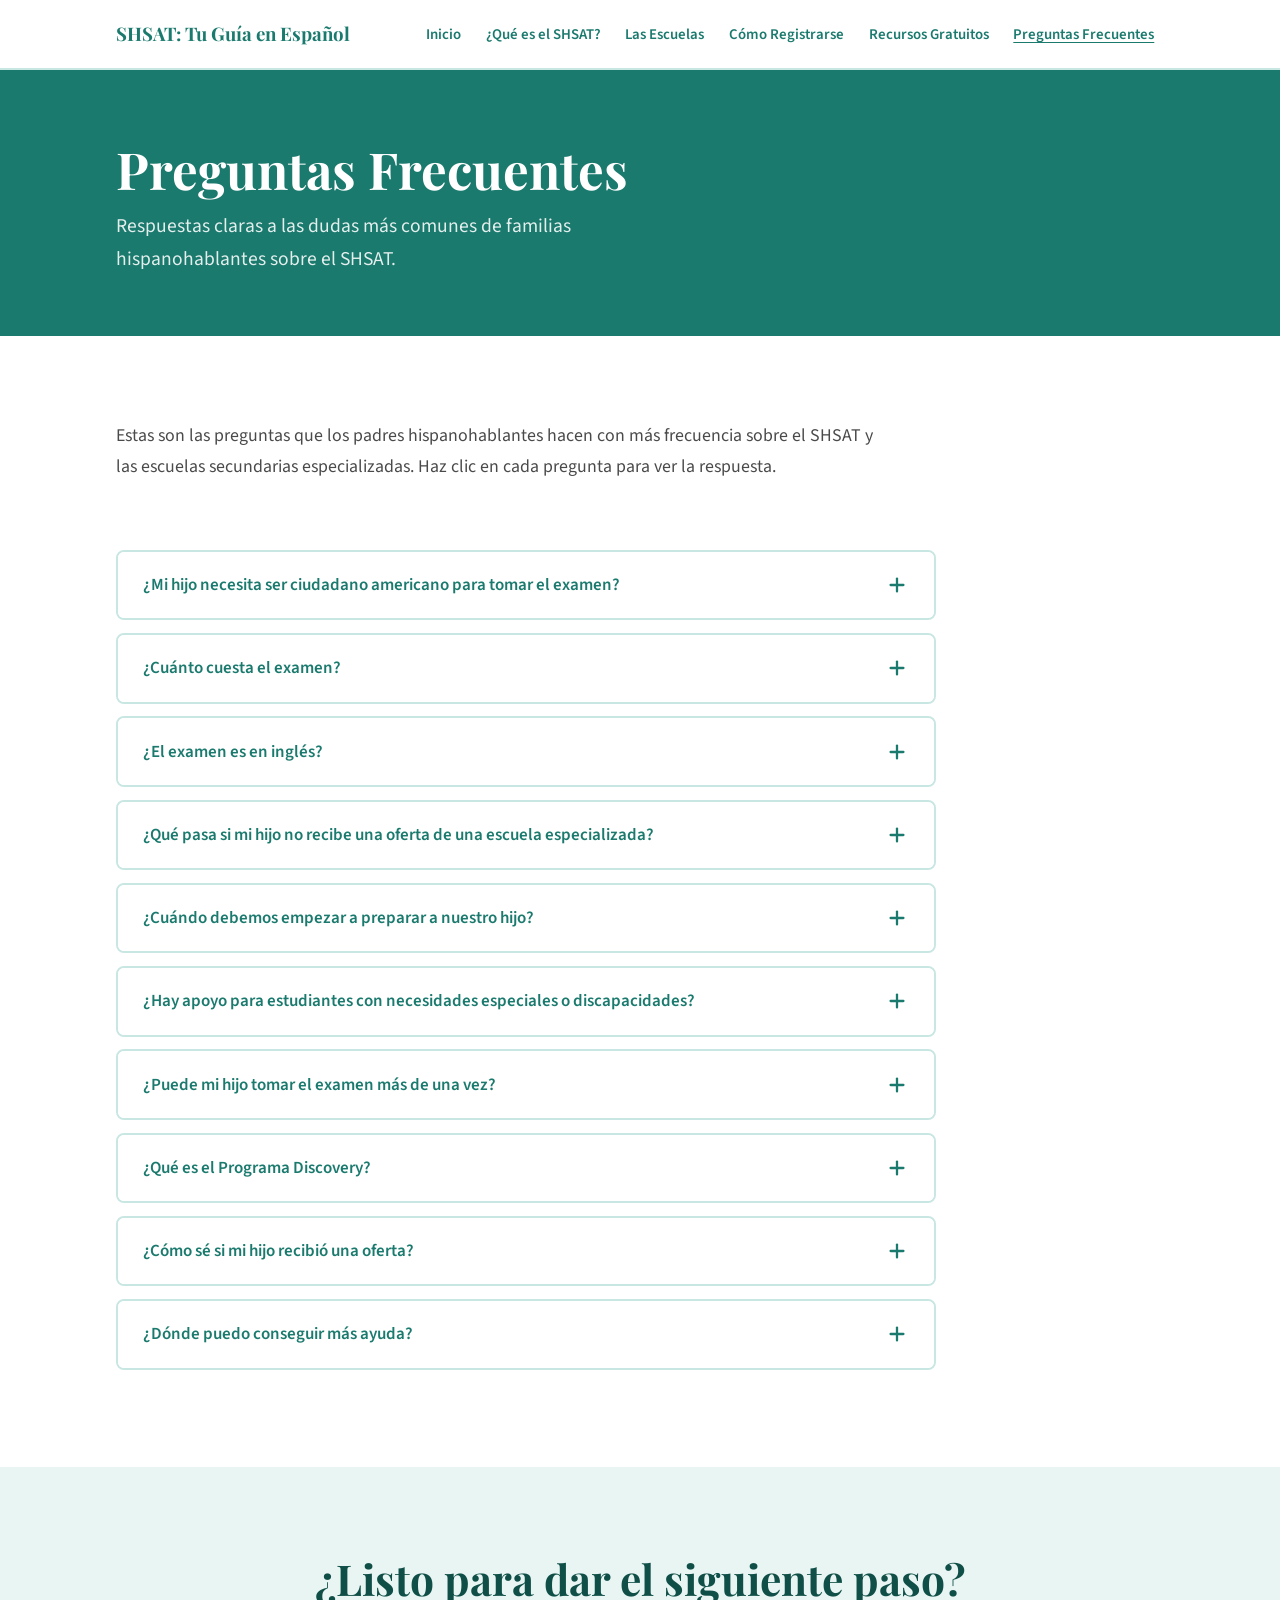
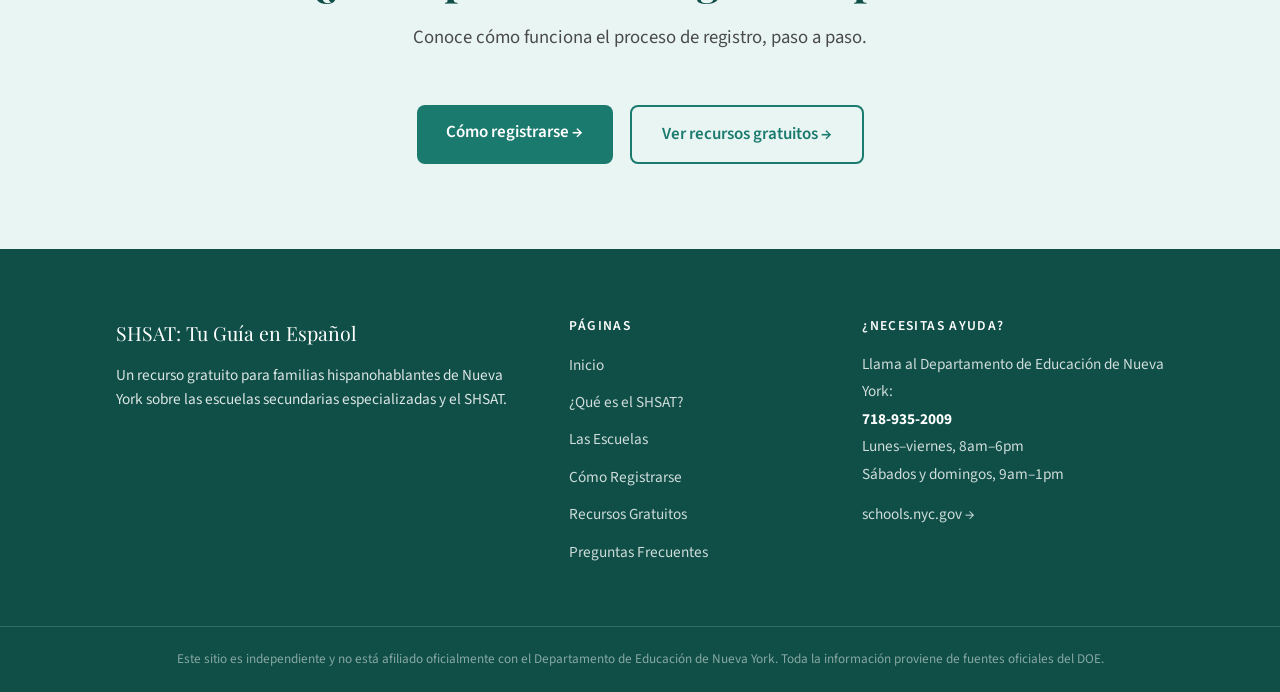
<file: faq.html>
<!DOCTYPE html>
<html lang="es">
<head>
  <meta charset="UTF-8" />
  <meta name="viewport" content="width=device-width, initial-scale=1.0" />
  <title>Preguntas Frecuentes — SHSAT: Tu Guía en Español</title>
  <meta name="description" content="Respuestas a las preguntas más frecuentes de familias hispanohablantes sobre el SHSAT y las escuelas especializadas de Nueva York." />
  <meta property="og:type"        content="website" />
  <meta property="og:site_name"   content="SHSAT: Tu Guía en Español" />
  <meta property="og:title"       content="Preguntas Frecuentes sobre el SHSAT — En Español" />
  <meta property="og:description" content="¿Necesita ser ciudadano? ¿Cuánto cuesta? ¿Puede repetirse? Respuestas claras a las dudas más comunes sobre el SHSAT, en español." />
  <meta property="og:image"       content="https://henry-hayden.github.io/Spanish-Project-SHSAT/images/stuyvesant.jpg" />
  <meta property="og:url"         content="https://henry-hayden.github.io/Spanish-Project-SHSAT/faq.html" />
  <meta name="twitter:card"       content="summary_large_image" />
  <link rel="icon" type="image/svg+xml" href="images/favicon.svg" />
  <link rel="stylesheet" href="css/styles.css" />
</head>
<body>

  <!-- ========== NAVIGATION ========== -->
  <nav class="nav" role="navigation" aria-label="Navegación principal">
    <div class="container nav__inner">
      <a href="index.html" class="nav__brand">SHSAT: Tu Guía en Español</a>
      <button class="nav__toggle" aria-expanded="false" aria-label="Abrir menú">
        <svg width="26" height="26" viewBox="0 0 24 24" fill="none" stroke="currentColor" stroke-width="2.2" stroke-linecap="round">
          <line x1="3" y1="6"  x2="21" y2="6"/>
          <line x1="3" y1="12" x2="21" y2="12"/>
          <line x1="3" y1="18" x2="21" y2="18"/>
        </svg>
      </button>
      <ul class="nav__links">
        <li><a href="index.html"            class="nav__link">Inicio</a></li>
        <li><a href="que-es-shsat.html"     class="nav__link">¿Qué es el SHSAT?</a></li>
        <li><a href="escuelas.html"          class="nav__link">Las Escuelas</a></li>
        <li><a href="como-registrarse.html" class="nav__link">Cómo Registrarse</a></li>
        <li><a href="recursos.html"         class="nav__link">Recursos Gratuitos</a></li>
        <li><a href="faq.html"              class="nav__link">Preguntas Frecuentes</a></li>
      </ul>
    </div>
  </nav>

  <!-- ========== PAGE HEADER ========== -->
  <header class="page-header">
    <div class="container">
      <h1>Preguntas Frecuentes</h1>
      <p>Respuestas claras a las dudas más comunes de familias hispanohablantes sobre el SHSAT.</p>
    </div>
  </header>

  <!-- ========== INTRO ========== -->
  <section class="section section--white" style="padding-bottom:1rem;">
    <div class="container">
      <p style="font-size:1.05rem; color:var(--text-muted); max-width:760px;">Estas son las preguntas que los padres hispanohablantes hacen con más frecuencia sobre el SHSAT y las escuelas secundarias especializadas. Haz clic en cada pregunta para ver la respuesta.</p>
    </div>
  </section>

  <!-- ========== FAQ ========== -->
  <section class="section section--white" style="padding-top:1rem;">
    <div class="container">
      <div class="faq-list" style="max-width:820px;">

        <div class="faq-item">
          <button class="faq-question" aria-expanded="false">
            ¿Mi hijo necesita ser ciudadano americano para tomar el examen?
            <svg class="faq-icon" viewBox="0 0 24 24" fill="none" stroke="currentColor" stroke-width="2.5" stroke-linecap="round">
              <line x1="12" y1="5" x2="12" y2="19"/>
              <line x1="5" y1="12" x2="19" y2="12"/>
            </svg>
          </button>
          <div class="faq-answer">
            No. El examen está abierto a todos los estudiantes de 8vo y 9no grado que vivan en la ciudad de Nueva York, <strong>independientemente de su estatus migratorio</strong>. El estatus de ciudadanía, residencia permanente, o situación migratoria no afecta la elegibilidad para tomar el examen ni para recibir una oferta de admisión.
          </div>
        </div>

        <div class="faq-item">
          <button class="faq-question" aria-expanded="false">
            ¿Cuánto cuesta el examen?
            <svg class="faq-icon" viewBox="0 0 24 24" fill="none" stroke="currentColor" stroke-width="2.5" stroke-linecap="round">
              <line x1="12" y1="5" x2="12" y2="19"/>
              <line x1="5" y1="12" x2="19" y2="12"/>
            </svg>
          </button>
          <div class="faq-answer">
            El examen es <strong>completamente gratuito</strong>. No hay ningún costo para registrarse ni para tomarlo. Las escuelas especializadas también son públicas y gratuitas: sin matrícula, sin cuotas, sin costos ocultos.
          </div>
        </div>

        <div class="faq-item">
          <button class="faq-question" aria-expanded="false">
            ¿El examen es en inglés?
            <svg class="faq-icon" viewBox="0 0 24 24" fill="none" stroke="currentColor" stroke-width="2.5" stroke-linecap="round">
              <line x1="12" y1="5" x2="12" y2="19"/>
              <line x1="5" y1="12" x2="19" y2="12"/>
            </svg>
          </button>
          <div class="faq-answer">
            Sí, el examen se toma en inglés. Toda la información sobre el registro y la preparación está disponible en español, incluyendo este sitio y la <a href="recursos.html">guía oficial del DOE en español</a>. Los estudiantes que están aprendiendo inglés pueden empezar a prepararse desde ya.
          </div>
        </div>

        <div class="faq-item">
          <button class="faq-question" aria-expanded="false">
            ¿Qué pasa si mi hijo no recibe una oferta de una escuela especializada?
            <svg class="faq-icon" viewBox="0 0 24 24" fill="none" stroke="currentColor" stroke-width="2.5" stroke-linecap="round">
              <line x1="12" y1="5" x2="12" y2="19"/>
              <line x1="5" y1="12" x2="19" y2="12"/>
            </svg>
          </button>
          <div class="faq-answer">
            Los estudiantes son clasificados por puntaje. Los de mayor puntaje reciben las ofertas primero. Si tu hijo no recibe una oferta especializada, puede aplicar a cientos de otras escuelas secundarias en Nueva York a través de MySchools. Hay buenas opciones en todos los boroughs.
          </div>
        </div>

        <div class="faq-item">
          <button class="faq-question" aria-expanded="false">
            ¿Cuándo debemos empezar a preparar a nuestro hijo?
            <svg class="faq-icon" viewBox="0 0 24 24" fill="none" stroke="currentColor" stroke-width="2.5" stroke-linecap="round">
              <line x1="12" y1="5" x2="12" y2="19"/>
              <line x1="5" y1="12" x2="19" y2="12"/>
            </svg>
          </button>
          <div class="faq-answer">
            Lo ideal es empezar en <strong>7mo grado</strong> si el estudiante tomará el examen en 8vo. Así hay tiempo para reforzar matemáticas y comprensión lectora en inglés sin tanta presión. Pero incluso unos meses de preparación ayudan mucho. Lo importante es empezar. Visita nuestra página de <a href="recursos.html">recursos gratuitos</a> para encontrar materiales de práctica.
          </div>
        </div>

        <div class="faq-item">
          <button class="faq-question" aria-expanded="false">
            ¿Hay apoyo para estudiantes con necesidades especiales o discapacidades?
            <svg class="faq-icon" viewBox="0 0 24 24" fill="none" stroke="currentColor" stroke-width="2.5" stroke-linecap="round">
              <line x1="12" y1="5" x2="12" y2="19"/>
              <line x1="5" y1="12" x2="19" y2="12"/>
            </svg>
          </button>
          <div class="faq-answer">
            Sí. Los estudiantes con un <strong>IEP</strong> (Plan de Educación Individualizado) o un <strong>plan 504</strong> pueden solicitar acomodaciones especiales para el examen, como tiempo adicional o letra más grande. Habla con el consejero escolar durante el período de registro. Las solicitudes tienen fecha límite, así que no esperes demasiado.
          </div>
        </div>

        <div class="faq-item">
          <button class="faq-question" aria-expanded="false">
            ¿Puede mi hijo tomar el examen más de una vez?
            <svg class="faq-icon" viewBox="0 0 24 24" fill="none" stroke="currentColor" stroke-width="2.5" stroke-linecap="round">
              <line x1="12" y1="5" x2="12" y2="19"/>
              <line x1="5" y1="12" x2="19" y2="12"/>
            </svg>
          </button>
          <div class="faq-answer">
            No. El SHSAT se ofrece <strong>una sola vez por año escolar</strong>. Los estudiantes de 8vo grado pueden tomarlo una vez, y los de 9no grado también una vez. No hay segunda oportunidad en el mismo año, así que vale la pena prepararse bien.
          </div>
        </div>

        <div class="faq-item">
          <button class="faq-question" aria-expanded="false">
            ¿Qué es el Programa Discovery?
            <svg class="faq-icon" viewBox="0 0 24 24" fill="none" stroke="currentColor" stroke-width="2.5" stroke-linecap="round">
              <line x1="12" y1="5" x2="12" y2="19"/>
              <line x1="5" y1="12" x2="19" y2="12"/>
            </svg>
          </button>
          <div class="faq-answer">
            El <strong>Programa Discovery</strong> está disponible para estudiantes que obtuvieron un puntaje cercano al mínimo de una escuela especializada y que califican como económicamente desfavorecidos. Asisten a un programa de verano y, si lo completan, pueden recibir una oferta de admisión. Si tu hijo califica, el consejero escolar te informará durante el proceso de resultados. Más información en el <a href="https://www.schools.nyc.gov/enrollment/enroll-grade-by-grade/specialized-high-schools/discovery-programs" target="_blank" rel="noopener noreferrer">sitio oficial del DOE</a>.
          </div>
        </div>

        <div class="faq-item">
          <button class="faq-question" aria-expanded="false">
            ¿Cómo sé si mi hijo recibió una oferta?
            <svg class="faq-icon" viewBox="0 0 24 24" fill="none" stroke="currentColor" stroke-width="2.5" stroke-linecap="round">
              <line x1="12" y1="5" x2="12" y2="19"/>
              <line x1="5" y1="12" x2="19" y2="12"/>
            </svg>
          </button>
          <div class="faq-answer">
            Los resultados se publican en <strong>marzo</strong> a través de MySchools. Entra a tu cuenta de <a href="https://www.myschools.nyc" target="_blank" rel="noopener noreferrer">MySchools</a> para ver el puntaje de tu hijo y cualquier oferta. Si no tienes acceso, habla con el consejero escolar o visita un Family Welcome Center del DOE en tu vecindario. Tendrás un plazo para aceptar o rechazar la oferta.
          </div>
        </div>

        <div class="faq-item">
          <button class="faq-question" aria-expanded="false">
            ¿Dónde puedo conseguir más ayuda?
            <svg class="faq-icon" viewBox="0 0 24 24" fill="none" stroke="currentColor" stroke-width="2.5" stroke-linecap="round">
              <line x1="12" y1="5" x2="12" y2="19"/>
              <line x1="5" y1="12" x2="19" y2="12"/>
            </svg>
          </button>
          <div class="faq-answer">
            Tienes varias opciones:
            <ul style="margin-top:0.75rem; padding-left:1.25rem; list-style:disc;">
              <li style="padding:0.25rem 0;">Llama al DOE al <strong>718-935-2009</strong> (lunes–viernes, 8am–6pm; sábados y domingos, 9am–1pm)</li>
              <li style="padding:0.25rem 0;">Visita cualquier <strong>Family Welcome Center</strong> del DOE en tu vecindario</li>
              <li style="padding:0.25rem 0;">Habla directamente con el <strong>consejero escolar</strong> de tu hijo</li>
              <li style="padding:0.25rem 0;">Consulta nuestra página de <a href="recursos.html">recursos gratuitos</a></li>
            </ul>
          </div>
        </div>

      </div>
    </div>
  </section>

  <!-- ========== CTA SECTION ========== -->
  <section class="section section--light">
    <div class="container text-center">
      <h2 class="section__title">¿Listo para dar el siguiente paso?</h2>
      <p class="section__lead" style="margin-left:auto;margin-right:auto;">Conoce cómo funciona el proceso de registro, paso a paso.</p>
      <div style="display:flex; gap:1rem; justify-content:center; flex-wrap:wrap;">
        <a href="como-registrarse.html" class="btn btn--primary">Cómo registrarse &rarr;</a>
        <a href="recursos.html" class="btn btn--outline">Ver recursos gratuitos &rarr;</a>
      </div>
    </div>
  </section>

  <!-- ========== FOOTER ========== -->
  <footer class="footer">
    <div class="container">
      <div class="footer__grid">
        <div class="footer__col">
          <span class="footer__brand">SHSAT: Tu Guía en Español</span>
          <p class="footer__tagline">Un recurso gratuito para familias hispanohablantes de Nueva York sobre las escuelas secundarias especializadas y el SHSAT.</p>
        </div>
        <div class="footer__col">
          <h4>Páginas</h4>
          <ul>
            <li><a href="index.html">Inicio</a></li>
            <li><a href="que-es-shsat.html">¿Qué es el SHSAT?</a></li>
            <li><a href="escuelas.html">Las Escuelas</a></li>
            <li><a href="como-registrarse.html">Cómo Registrarse</a></li>
            <li><a href="recursos.html">Recursos Gratuitos</a></li>
            <li><a href="faq.html">Preguntas Frecuentes</a></li>
          </ul>
        </div>
        <div class="footer__col">
          <h4>¿Necesitas ayuda?</h4>
          <div class="footer__help">
            <p>Llama al Departamento de Educación de Nueva York:</p>
            <p><strong>718-935-2009</strong><br>Lunes–viernes, 8am–6pm<br>Sábados y domingos, 9am–1pm</p>
            <p style="margin-top:0.75rem;"><a href="https://www.schools.nyc.gov" target="_blank" rel="noopener noreferrer">schools.nyc.gov &rarr;</a></p>
          </div>
        </div>
      </div>
    </div>
    <div class="footer__bottom">
      <div class="container">
        Este sitio es independiente y no está afiliado oficialmente con el Departamento de Educación de Nueva York. Toda la información proviene de fuentes oficiales del DOE.
      </div>
    </div>
  </footer>

  <script src="js/main.js"></script>
</body>
</html>
</file>
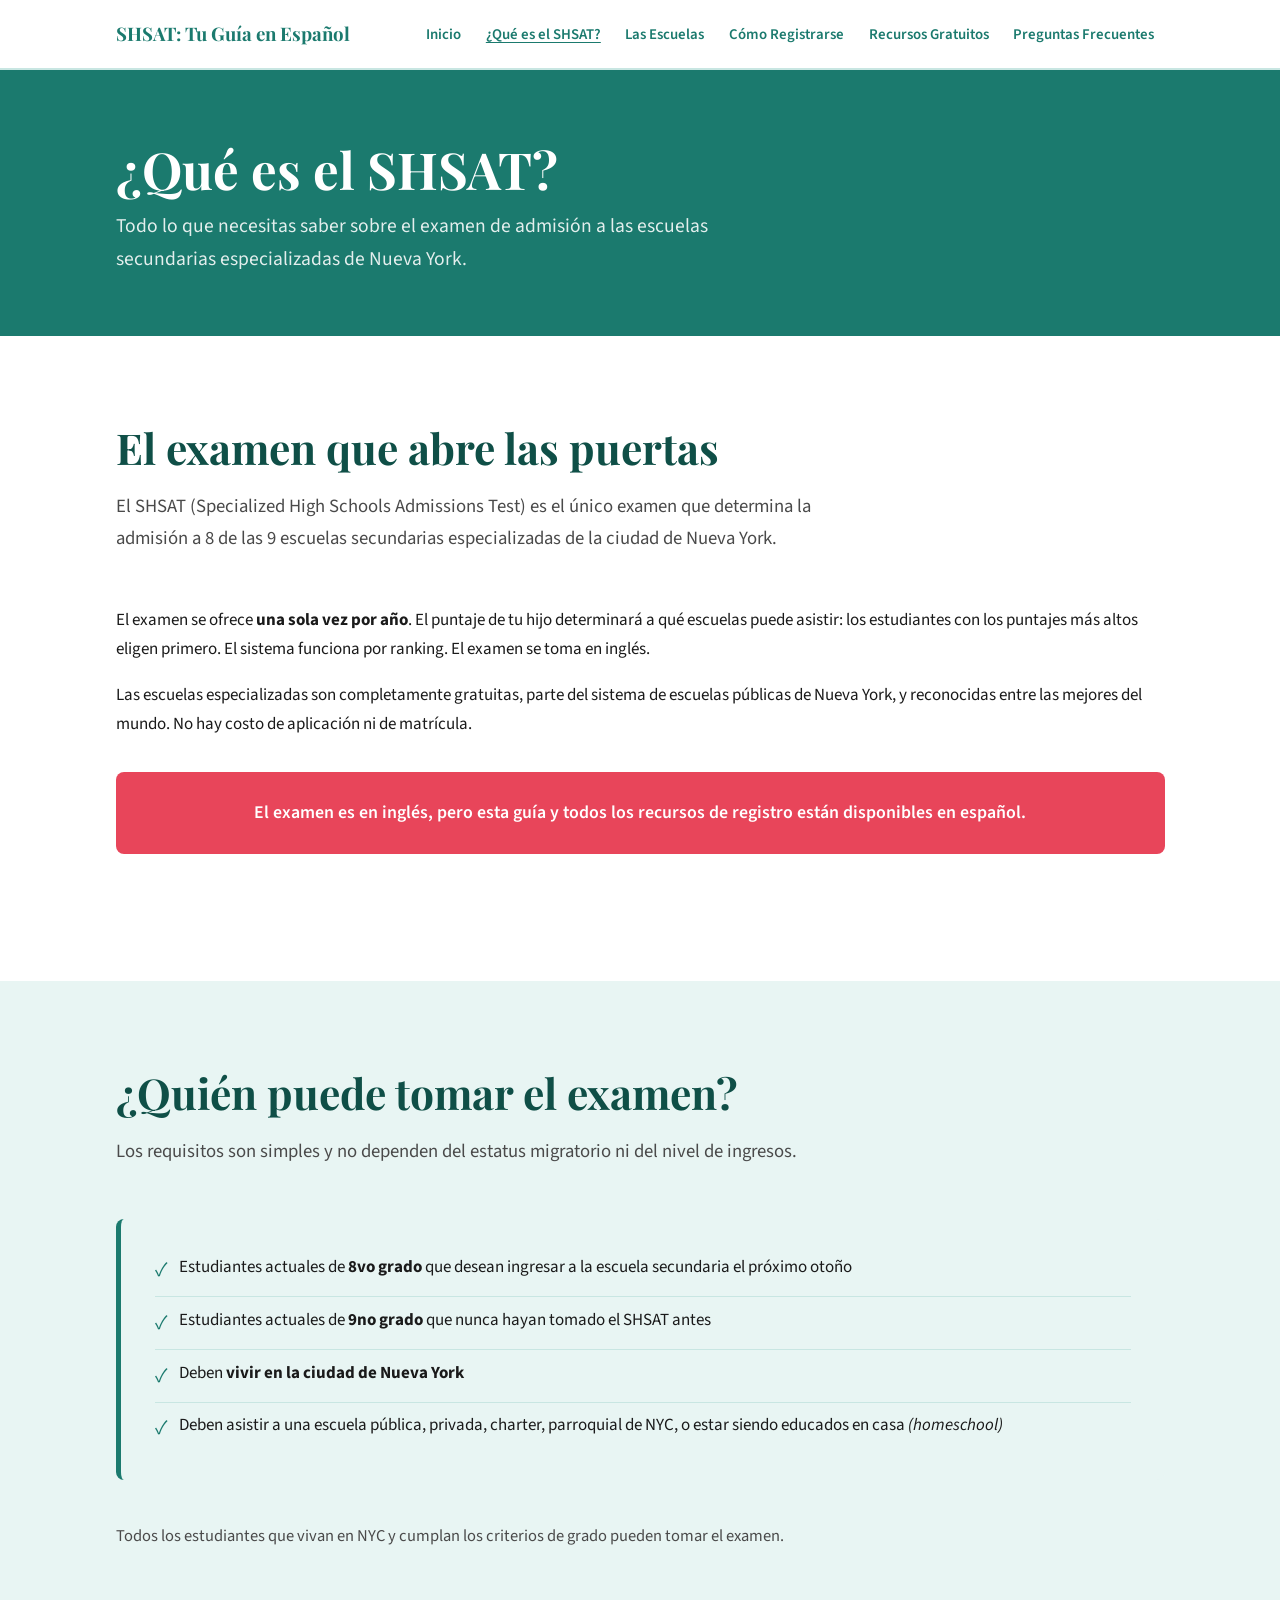
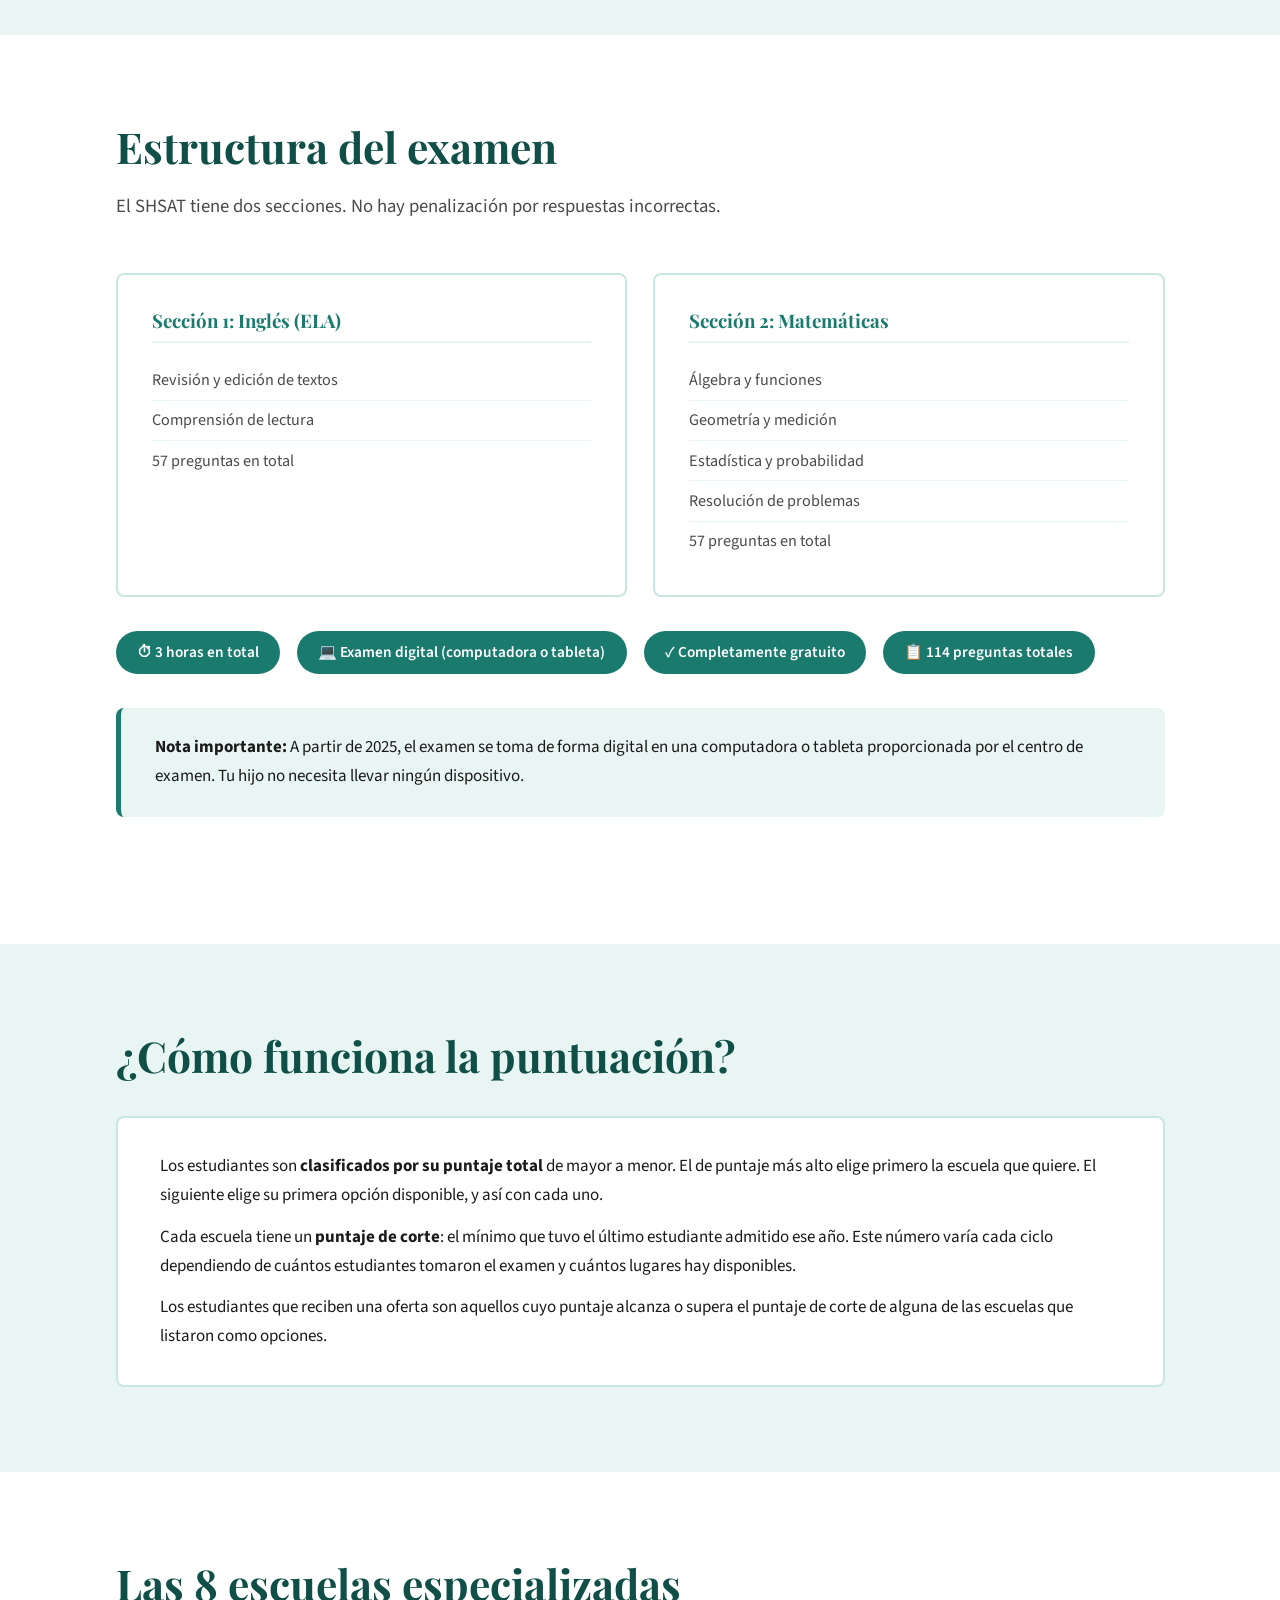
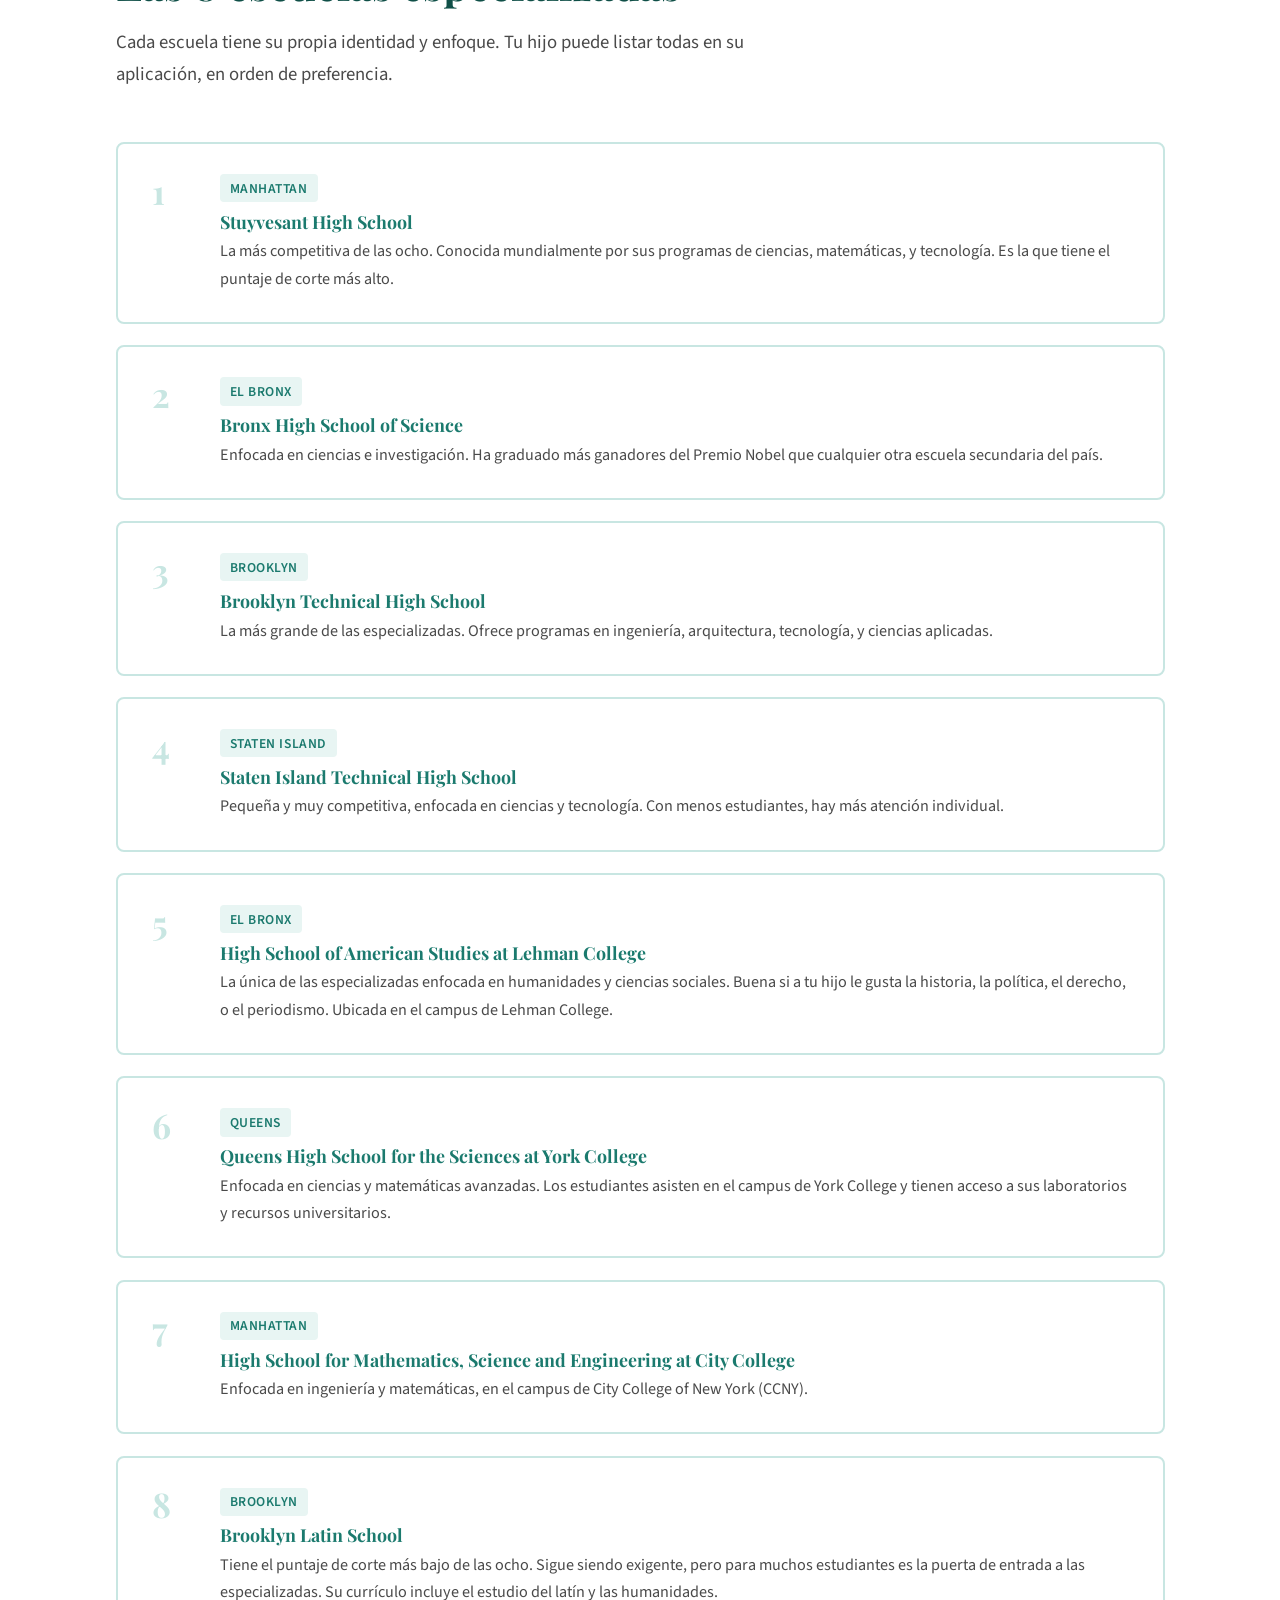
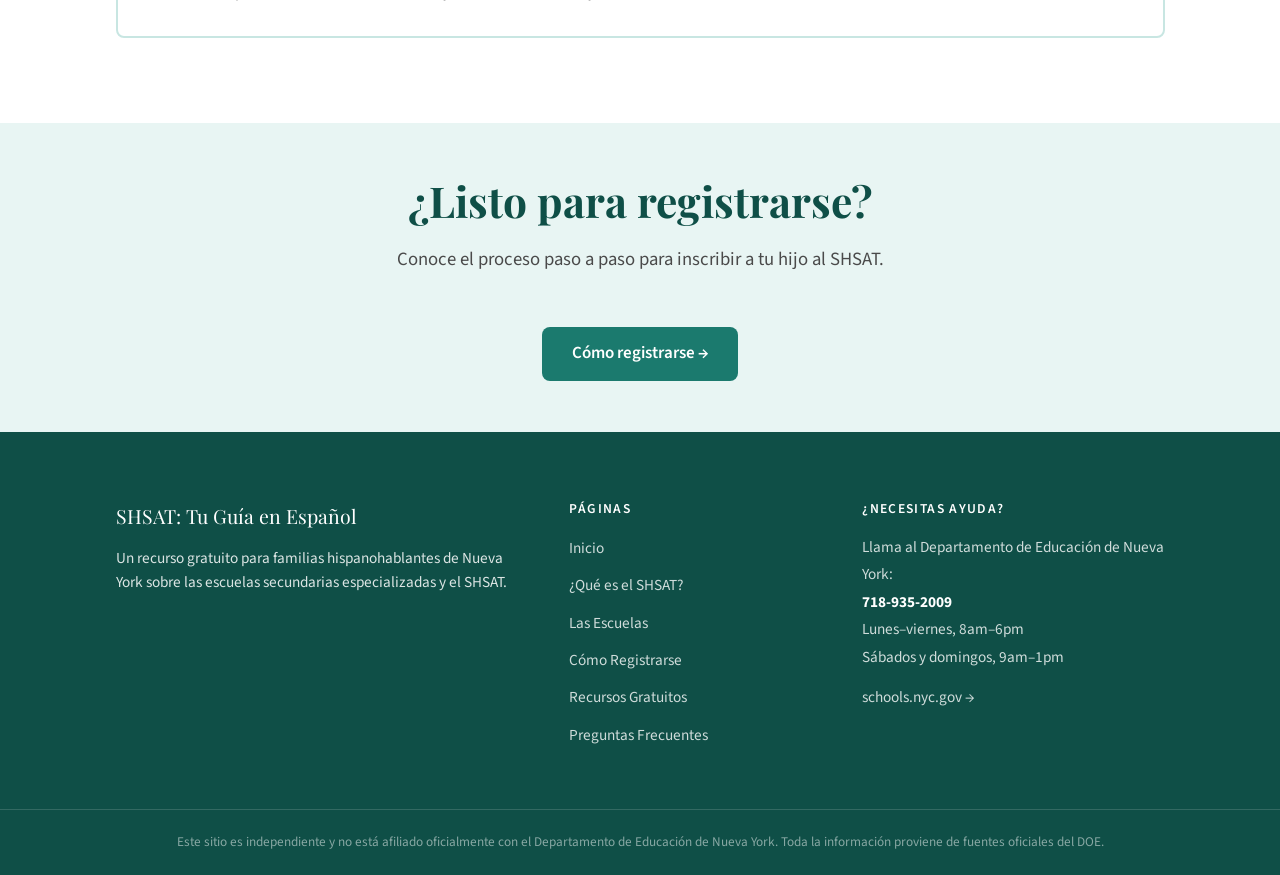
<file: que-es-shsat.html>
<!DOCTYPE html>
<html lang="es">
<head>
  <meta charset="UTF-8" />
  <meta name="viewport" content="width=device-width, initial-scale=1.0" />
  <title>¿Qué es el SHSAT? — SHSAT: Tu Guía en Español</title>
  <meta name="description" content="Todo sobre el examen SHSAT: qué es, quién puede tomarlo, cómo se califica, y las 8 escuelas especializadas de Nueva York." />
  <meta property="og:type"        content="website" />
  <meta property="og:site_name"   content="SHSAT: Tu Guía en Español" />
  <meta property="og:title"       content="¿Qué es el SHSAT? — Guía en Español" />
  <meta property="og:description" content="El examen SHSAT explicado en español: estructura, puntuación, y las 8 escuelas especializadas de NYC." />
  <meta property="og:image"       content="https://henry-hayden.github.io/Spanish-Project-SHSAT/images/bronx-science.jpg" />
  <meta property="og:url"         content="https://henry-hayden.github.io/Spanish-Project-SHSAT/que-es-shsat.html" />
  <meta name="twitter:card"       content="summary_large_image" />
  <link rel="icon" type="image/svg+xml" href="images/favicon.svg" />
  <link rel="stylesheet" href="css/styles.css" />
</head>
<body>

  <!-- ========== NAVIGATION ========== -->
  <nav class="nav" role="navigation" aria-label="Navegación principal">
    <div class="container nav__inner">
      <a href="index.html" class="nav__brand">SHSAT: Tu Guía en Español</a>
      <button class="nav__toggle" aria-expanded="false" aria-label="Abrir menú">
        <svg width="26" height="26" viewBox="0 0 24 24" fill="none" stroke="currentColor" stroke-width="2.2" stroke-linecap="round">
          <line x1="3" y1="6"  x2="21" y2="6"/>
          <line x1="3" y1="12" x2="21" y2="12"/>
          <line x1="3" y1="18" x2="21" y2="18"/>
        </svg>
      </button>
      <ul class="nav__links">
        <li><a href="index.html"            class="nav__link">Inicio</a></li>
        <li><a href="que-es-shsat.html"     class="nav__link">¿Qué es el SHSAT?</a></li>
        <li><a href="escuelas.html"          class="nav__link">Las Escuelas</a></li>
        <li><a href="como-registrarse.html" class="nav__link">Cómo Registrarse</a></li>
        <li><a href="recursos.html"         class="nav__link">Recursos Gratuitos</a></li>
        <li><a href="faq.html"              class="nav__link">Preguntas Frecuentes</a></li>
      </ul>
    </div>
  </nav>

  <!-- ========== PAGE HEADER ========== -->
  <header class="page-header">
    <div class="container">
      <h1>¿Qué es el SHSAT?</h1>
      <p>Todo lo que necesitas saber sobre el examen de admisión a las escuelas secundarias especializadas de Nueva York.</p>
    </div>
  </header>

  <!-- ========== WHAT IS IT ========== -->
  <section class="section section--white">
    <div class="container">
      <h2 class="section__title">El examen que abre las puertas</h2>
      <p class="section__lead">El SHSAT (Specialized High Schools Admissions Test) es el único examen que determina la admisión a 8 de las 9 escuelas secundarias especializadas de la ciudad de Nueva York.</p>

      <p>El examen se ofrece <strong>una sola vez por año</strong>. El puntaje de tu hijo determinará a qué escuelas puede asistir: los estudiantes con los puntajes más altos eligen primero. El sistema funciona por ranking. El examen se toma en inglés.</p>

      <p style="margin-top:1rem;">Las escuelas especializadas son completamente gratuitas, parte del sistema de escuelas públicas de Nueva York, y reconocidas entre las mejores del mundo. No hay costo de aplicación ni de matrícula.</p>

      <div class="callout callout--coral" style="margin-top:2rem;">
        <p>El examen es en inglés, pero esta guía y todos los recursos de registro están disponibles en español.</p>
      </div>
    </div>
  </section>

  <!-- ========== WHO CAN TAKE IT ========== -->
  <section class="section section--light">
    <div class="container">
      <h2 class="section__title">¿Quién puede tomar el examen?</h2>
      <p class="section__lead">Los requisitos son simples y no dependen del estatus migratorio ni del nivel de ingresos.</p>

      <div class="callout callout--teal">
        <ul style="list-style:none; padding:0;">
          <li style="padding:0.5rem 0; border-bottom:1px solid var(--border); display:flex; gap:0.75rem; align-items:flex-start;">
            <span style="color:var(--teal); font-size:1.2rem; flex-shrink:0;">✓</span>
            <span>Estudiantes actuales de <strong>8vo grado</strong> que desean ingresar a la escuela secundaria el próximo otoño</span>
          </li>
          <li style="padding:0.5rem 0; border-bottom:1px solid var(--border); display:flex; gap:0.75rem; align-items:flex-start;">
            <span style="color:var(--teal); font-size:1.2rem; flex-shrink:0;">✓</span>
            <span>Estudiantes actuales de <strong>9no grado</strong> que nunca hayan tomado el SHSAT antes</span>
          </li>
          <li style="padding:0.5rem 0; border-bottom:1px solid var(--border); display:flex; gap:0.75rem; align-items:flex-start;">
            <span style="color:var(--teal); font-size:1.2rem; flex-shrink:0;">✓</span>
            <span>Deben <strong>vivir en la ciudad de Nueva York</strong></span>
          </li>
          <li style="padding:0.5rem 0; display:flex; gap:0.75rem; align-items:flex-start;">
            <span style="color:var(--teal); font-size:1.2rem; flex-shrink:0;">✓</span>
            <span>Deben asistir a una escuela pública, privada, charter, parroquial de NYC, o estar siendo educados en casa <em>(homeschool)</em></span>
          </li>
        </ul>
      </div>

      <p style="margin-top:1.5rem; color:var(--text-muted); font-size:0.97rem;">Todos los estudiantes que vivan en NYC y cumplan los criterios de grado pueden tomar el examen.</p>
    </div>
  </section>

  <!-- ========== EXAM STRUCTURE ========== -->
  <section class="section section--white">
    <div class="container">
      <h2 class="section__title">Estructura del examen</h2>
      <p class="section__lead">El SHSAT tiene dos secciones. No hay penalización por respuestas incorrectas.</p>

      <div class="exam-grid">
        <div class="exam-section-card">
          <h3>Sección 1: Inglés (ELA)</h3>
          <ul>
            <li>Revisión y edición de textos</li>
            <li>Comprensión de lectura</li>
            <li>57 preguntas en total</li>
          </ul>
        </div>
        <div class="exam-section-card">
          <h3>Sección 2: Matemáticas</h3>
          <ul>
            <li>Álgebra y funciones</li>
            <li>Geometría y medición</li>
            <li>Estadística y probabilidad</li>
            <li>Resolución de problemas</li>
            <li>57 preguntas en total</li>
          </ul>
        </div>
      </div>

      <div class="exam-meta">
        <span class="exam-meta__pill">⏱ 3 horas en total</span>
        <span class="exam-meta__pill">💻 Examen digital (computadora o tableta)</span>
        <span class="exam-meta__pill">✓ Completamente gratuito</span>
        <span class="exam-meta__pill">📋 114 preguntas totales</span>
      </div>

      <div class="callout callout--teal" style="margin-top:2rem;">
        <p><strong>Nota importante:</strong> A partir de 2025, el examen se toma de forma digital en una computadora o tableta proporcionada por el centro de examen. Tu hijo no necesita llevar ningún dispositivo.</p>
      </div>
    </div>
  </section>

  <!-- ========== HOW SCORING WORKS ========== -->
  <section class="section section--light">
    <div class="container">
      <h2 class="section__title">¿Cómo funciona la puntuación?</h2>
    

      <div class="scoring-card">
        <p>Los estudiantes son <strong>clasificados por su puntaje total</strong> de mayor a menor. El de puntaje más alto elige primero la escuela que quiere. El siguiente elige su primera opción disponible, y así con cada uno.</p>
        <p>Cada escuela tiene un <strong>puntaje de corte</strong>: el mínimo que tuvo el último estudiante admitido ese año. Este número varía cada ciclo dependiendo de cuántos estudiantes tomaron el examen y cuántos lugares hay disponibles.</p>
        <p>Los estudiantes que reciben una oferta son aquellos cuyo puntaje alcanza o supera el puntaje de corte de alguna de las escuelas que listaron como opciones.</p>
      </div>
    </div>
  </section>

  <!-- ========== THE 8 SCHOOLS ========== -->
  <section class="section section--white">
    <div class="container">
      <h2 class="section__title">Las 8 escuelas especializadas</h2>
      <p class="section__lead">Cada escuela tiene su propia identidad y enfoque. Tu hijo puede listar todas en su aplicación, en orden de preferencia.</p>

      <div class="school-detail-list">

        <a href="escuelas.html#stuyvesant" class="school-detail-card">
          <div class="school-detail-card__num">1</div>
          <div>
            <span class="borough">Manhattan</span>
            <h3>Stuyvesant High School</h3>
            <p>La más competitiva de las ocho. Conocida mundialmente por sus programas de ciencias, matemáticas, y tecnología. Es la que tiene el puntaje de corte más alto.</p>
          </div>
        </a>

        <a href="escuelas.html#bronx-science" class="school-detail-card">
          <div class="school-detail-card__num">2</div>
          <div>
            <span class="borough">El Bronx</span>
            <h3>Bronx High School of Science</h3>
            <p>Enfocada en ciencias e investigación. Ha graduado más ganadores del Premio Nobel que cualquier otra escuela secundaria del país.</p>
          </div>
        </a>

        <a href="escuelas.html#brooklyn-tech" class="school-detail-card">
          <div class="school-detail-card__num">3</div>
          <div>
            <span class="borough">Brooklyn</span>
            <h3>Brooklyn Technical High School</h3>
            <p>La más grande de las especializadas. Ofrece programas en ingeniería, arquitectura, tecnología, y ciencias aplicadas.</p>
          </div>
        </a>

        <a href="escuelas.html#staten-island-tech" class="school-detail-card">
          <div class="school-detail-card__num">4</div>
          <div>
            <span class="borough">Staten Island</span>
            <h3>Staten Island Technical High School</h3>
            <p>Pequeña y muy competitiva, enfocada en ciencias y tecnología. Con menos estudiantes, hay más atención individual.</p>
          </div>
        </a>

        <a href="escuelas.html#lehman" class="school-detail-card">
          <div class="school-detail-card__num">5</div>
          <div>
            <span class="borough">El Bronx</span>
            <h3>High School of American Studies at Lehman College</h3>
            <p>La única de las especializadas enfocada en humanidades y ciencias sociales. Buena si a tu hijo le gusta la historia, la política, el derecho, o el periodismo. Ubicada en el campus de Lehman College.</p>
          </div>
        </a>

        <a href="escuelas.html#queens-science" class="school-detail-card">
          <div class="school-detail-card__num">6</div>
          <div>
            <span class="borough">Queens</span>
            <h3>Queens High School for the Sciences at York College</h3>
            <p>Enfocada en ciencias y matemáticas avanzadas. Los estudiantes asisten en el campus de York College y tienen acceso a sus laboratorios y recursos universitarios.</p>
          </div>
        </a>

        <a href="escuelas.html#ccny" class="school-detail-card">
          <div class="school-detail-card__num">7</div>
          <div>
            <span class="borough">Manhattan</span>
            <h3>High School for Mathematics, Science and Engineering at City College</h3>
            <p>Enfocada en ingeniería y matemáticas, en el campus de City College of New York (CCNY).</p>
          </div>
        </a>

        <a href="escuelas.html#brooklyn-latin" class="school-detail-card">
          <div class="school-detail-card__num">8</div>
          <div>
            <span class="borough">Brooklyn</span>
            <h3>Brooklyn Latin School</h3>
            <p>Tiene el puntaje de corte más bajo de las ocho. Sigue siendo exigente, pero para muchos estudiantes es la puerta de entrada a las especializadas. Su currículo incluye el estudio del latín y las humanidades.</p>
          </div>
        </a>

      </div>
    </div>
  </section>

  <!-- ========== CTA ========== -->
  <section class="section section--light" style="padding:3rem 0;">
    <div class="container text-center">
      <h2 class="section__title">¿Listo para registrarse?</h2>
      <p class="section__lead" style="margin-left:auto;margin-right:auto;">Conoce el proceso paso a paso para inscribir a tu hijo al SHSAT.</p>
      <a href="como-registrarse.html" class="btn btn--primary">Cómo registrarse &rarr;</a>
    </div>
  </section>

  <!-- ========== FOOTER ========== -->
  <footer class="footer">
    <div class="container">
      <div class="footer__grid">
        <div class="footer__col">
          <span class="footer__brand">SHSAT: Tu Guía en Español</span>
          <p class="footer__tagline">Un recurso gratuito para familias hispanohablantes de Nueva York sobre las escuelas secundarias especializadas y el SHSAT.</p>
        </div>
        <div class="footer__col">
          <h4>Páginas</h4>
          <ul>
            <li><a href="index.html">Inicio</a></li>
            <li><a href="que-es-shsat.html">¿Qué es el SHSAT?</a></li>
            <li><a href="escuelas.html">Las Escuelas</a></li>
            <li><a href="como-registrarse.html">Cómo Registrarse</a></li>
            <li><a href="recursos.html">Recursos Gratuitos</a></li>
            <li><a href="faq.html">Preguntas Frecuentes</a></li>
          </ul>
        </div>
        <div class="footer__col">
          <h4>¿Necesitas ayuda?</h4>
          <div class="footer__help">
            <p>Llama al Departamento de Educación de Nueva York:</p>
            <p><strong>718-935-2009</strong><br>Lunes–viernes, 8am–6pm<br>Sábados y domingos, 9am–1pm</p>
            <p style="margin-top:0.75rem;"><a href="https://www.schools.nyc.gov" target="_blank" rel="noopener noreferrer">schools.nyc.gov &rarr;</a></p>
          </div>
        </div>
      </div>
    </div>
    <div class="footer__bottom">
      <div class="container">
        Este sitio es independiente y no está afiliado oficialmente con el Departamento de Educación de Nueva York. Toda la información proviene de fuentes oficiales del DOE.
      </div>
    </div>
  </footer>

  <script src="js/main.js"></script>
</body>
</html>
</file>
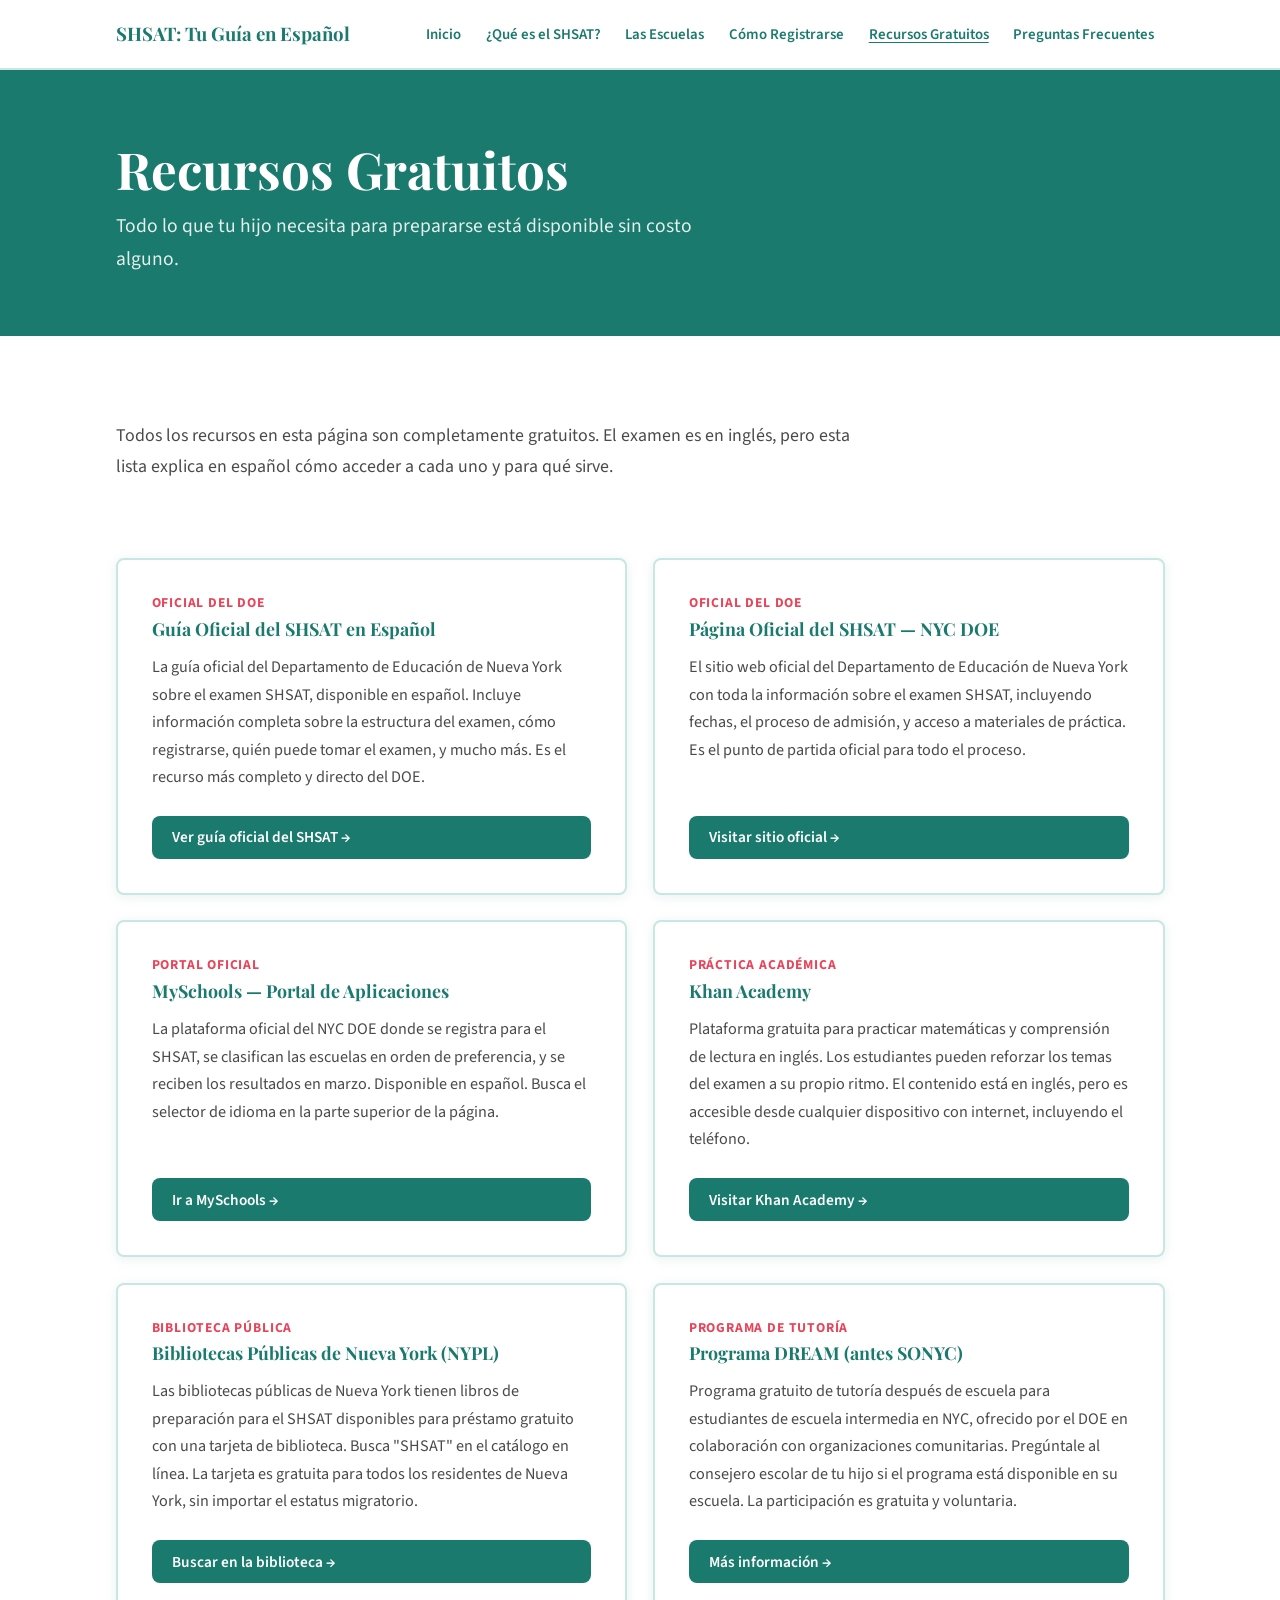
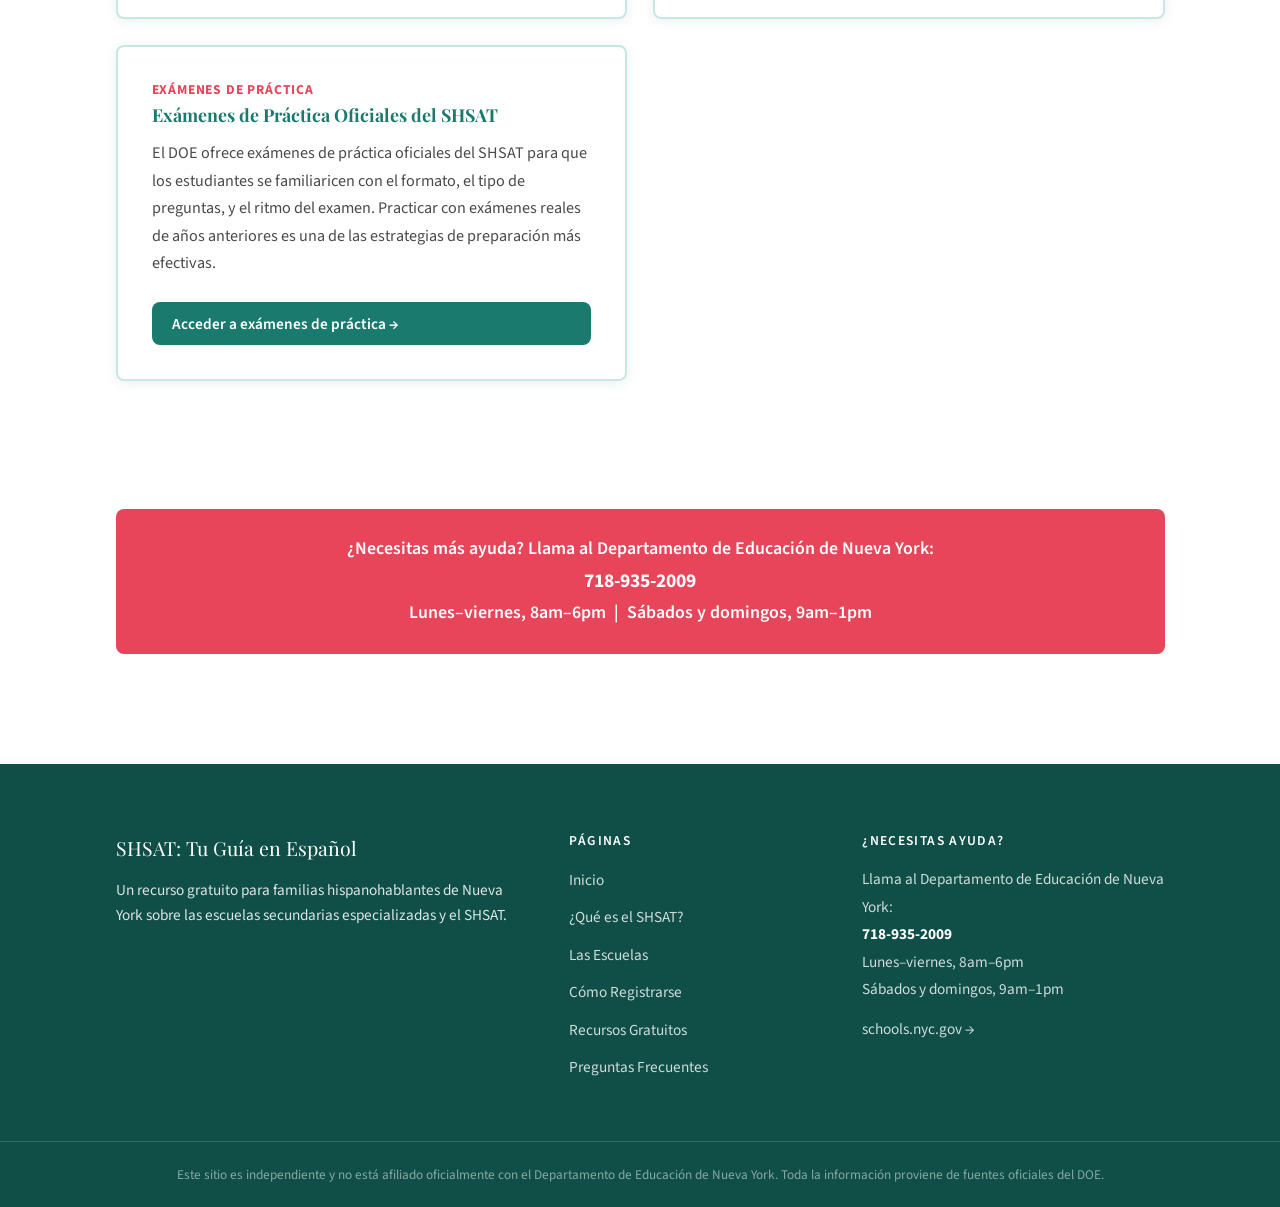
<file: recursos.html>
<!DOCTYPE html>
<html lang="es">
<head>
  <meta charset="UTF-8" />
  <meta name="viewport" content="width=device-width, initial-scale=1.0" />
  <title>Recursos Gratuitos — SHSAT: Tu Guía en Español</title>
  <meta name="description" content="Recursos gratuitos para preparar a tu hijo para el SHSAT: guías oficiales del DOE, Khan Academy, bibliotecas públicas, y más." />
  <meta property="og:type"        content="website" />
  <meta property="og:site_name"   content="SHSAT: Tu Guía en Español" />
  <meta property="og:title"       content="Recursos Gratuitos para el SHSAT — En Español" />
  <meta property="og:description" content="Guías del DOE, Khan Academy, bibliotecas públicas, y más — todos los recursos gratuitos para preparar a tu hijo, explicados en español." />
  <meta property="og:image"       content="https://henry-hayden.github.io/Spanish-Project-SHSAT/images/stuyvesant.jpg" />
  <meta property="og:url"         content="https://henry-hayden.github.io/Spanish-Project-SHSAT/recursos.html" />
  <meta name="twitter:card"       content="summary_large_image" />
  <link rel="icon" type="image/svg+xml" href="images/favicon.svg" />
  <link rel="stylesheet" href="css/styles.css" />
</head>
<body>

  <!-- ========== NAVIGATION ========== -->
  <nav class="nav" role="navigation" aria-label="Navegación principal">
    <div class="container nav__inner">
      <a href="index.html" class="nav__brand">SHSAT: Tu Guía en Español</a>
      <button class="nav__toggle" aria-expanded="false" aria-label="Abrir menú">
        <svg width="26" height="26" viewBox="0 0 24 24" fill="none" stroke="currentColor" stroke-width="2.2" stroke-linecap="round">
          <line x1="3" y1="6"  x2="21" y2="6"/>
          <line x1="3" y1="12" x2="21" y2="12"/>
          <line x1="3" y1="18" x2="21" y2="18"/>
        </svg>
      </button>
      <ul class="nav__links">
        <li><a href="index.html"            class="nav__link">Inicio</a></li>
        <li><a href="que-es-shsat.html"     class="nav__link">¿Qué es el SHSAT?</a></li>
        <li><a href="escuelas.html"          class="nav__link">Las Escuelas</a></li>
        <li><a href="como-registrarse.html" class="nav__link">Cómo Registrarse</a></li>
        <li><a href="recursos.html"         class="nav__link">Recursos Gratuitos</a></li>
        <li><a href="faq.html"              class="nav__link">Preguntas Frecuentes</a></li>
      </ul>
    </div>
  </nav>

  <!-- ========== PAGE HEADER ========== -->
  <header class="page-header">
    <div class="container">
      <h1>Recursos Gratuitos</h1>
      <p>Todo lo que tu hijo necesita para prepararse está disponible sin costo alguno.</p>
    </div>
  </header>

  <!-- ========== INTRO ========== -->
  <section class="section section--white" style="padding-bottom:1.5rem;">
    <div class="container">
      <p style="font-size:1.05rem; color:var(--text-muted); max-width:760px;">Todos los recursos en esta página son completamente gratuitos. El examen es en inglés, pero esta lista explica en español cómo acceder a cada uno y para qué sirve.</p>
    </div>
  </section>

  <!-- ========== RESOURCES GRID ========== -->
  <section class="section section--white" style="padding-top:1rem;">
    <div class="container">

      <div class="resource-grid">

        <!-- 1. Guía Oficial DOE en Español -->
        <div class="resource-card">
          <h3>
            <span style="color:var(--coral); font-size:0.8rem; font-weight:700; font-family:'Source Sans 3',sans-serif; text-transform:uppercase; letter-spacing:0.06em; display:block; margin-bottom:0.4rem;">Oficial del DOE</span>
            Guía Oficial del SHSAT en Español
          </h3>
          <p>La guía oficial del Departamento de Educación de Nueva York sobre el examen SHSAT, disponible en español. Incluye información completa sobre la estructura del examen, cómo registrarse, quién puede tomar el examen, y mucho más. Es el recurso más completo y directo del DOE.</p>
          <a href="https://www.schools.nyc.gov/enrollment/enroll-grade-by-grade/high-school/fall-2026-shsat-guide" target="_blank" rel="noopener noreferrer" class="btn btn--primary btn--sm">Ver guía oficial del SHSAT &rarr;</a>
        </div>

        <!-- 2. Página Oficial DOE -->
        <div class="resource-card">
          <h3>
            <span style="color:var(--coral); font-size:0.8rem; font-weight:700; font-family:'Source Sans 3',sans-serif; text-transform:uppercase; letter-spacing:0.06em; display:block; margin-bottom:0.4rem;">Oficial del DOE</span>
            Página Oficial del SHSAT — NYC DOE
          </h3>
          <p>El sitio web oficial del Departamento de Educación de Nueva York con toda la información sobre el examen SHSAT, incluyendo fechas, el proceso de admisión, y acceso a materiales de práctica. Es el punto de partida oficial para todo el proceso.</p>
          <a href="https://www.schools.nyc.gov/enrollment/enroll-grade-by-grade/specialized-high-schools" target="_blank" rel="noopener noreferrer" class="btn btn--primary btn--sm">Visitar sitio oficial &rarr;</a>
        </div>

        <!-- 3. MySchools -->
        <div class="resource-card">
          <h3>
            <span style="color:var(--coral); font-size:0.8rem; font-weight:700; font-family:'Source Sans 3',sans-serif; text-transform:uppercase; letter-spacing:0.06em; display:block; margin-bottom:0.4rem;">Portal oficial</span>
            MySchools — Portal de Aplicaciones
          </h3>
          <p>La plataforma oficial del NYC DOE donde se registra para el SHSAT, se clasifican las escuelas en orden de preferencia, y se reciben los resultados en marzo. Disponible en español. Busca el selector de idioma en la parte superior de la página.</p>
          <a href="https://www.myschools.nyc" target="_blank" rel="noopener noreferrer" class="btn btn--primary btn--sm">Ir a MySchools &rarr;</a>
        </div>

        <!-- 4. Khan Academy -->
        <div class="resource-card">
          <h3>
            <span style="color:var(--coral); font-size:0.8rem; font-weight:700; font-family:'Source Sans 3',sans-serif; text-transform:uppercase; letter-spacing:0.06em; display:block; margin-bottom:0.4rem;">Práctica académica</span>
            Khan Academy
          </h3>
          <p>Plataforma gratuita para practicar matemáticas y comprensión de lectura en inglés. Los estudiantes pueden reforzar los temas del examen a su propio ritmo. El contenido está en inglés, pero es accesible desde cualquier dispositivo con internet, incluyendo el teléfono.</p>
          <a href="https://www.khanacademy.org" target="_blank" rel="noopener noreferrer" class="btn btn--primary btn--sm">Visitar Khan Academy &rarr;</a>
        </div>

        <!-- 5. NYPL -->
        <div class="resource-card">
          <h3>
            <span style="color:var(--coral); font-size:0.8rem; font-weight:700; font-family:'Source Sans 3',sans-serif; text-transform:uppercase; letter-spacing:0.06em; display:block; margin-bottom:0.4rem;">Biblioteca pública</span>
            Bibliotecas Públicas de Nueva York (NYPL)
          </h3>
          <p>Las bibliotecas públicas de Nueva York tienen libros de preparación para el SHSAT disponibles para préstamo gratuito con una tarjeta de biblioteca. Busca "SHSAT" en el catálogo en línea. La tarjeta es gratuita para todos los residentes de Nueva York, sin importar el estatus migratorio.</p>
          <a href="https://www.nypl.org" target="_blank" rel="noopener noreferrer" class="btn btn--primary btn--sm">Buscar en la biblioteca &rarr;</a>
        </div>

        <!-- 6. DREAM Program -->
        <div class="resource-card">
          <h3>
            <span style="color:var(--coral); font-size:0.8rem; font-weight:700; font-family:'Source Sans 3',sans-serif; text-transform:uppercase; letter-spacing:0.06em; display:block; margin-bottom:0.4rem;">Programa de tutoría</span>
            Programa DREAM (antes SONYC)
          </h3>
          <p>Programa gratuito de tutoría después de escuela para estudiantes de escuela intermedia en NYC, ofrecido por el DOE en colaboración con organizaciones comunitarias. Pregúntale al consejero escolar de tu hijo si el programa está disponible en su escuela. La participación es gratuita y voluntaria.</p>
          <a href="https://www.schools.nyc.gov/learning/programs/dream-program" target="_blank" rel="noopener noreferrer" class="btn btn--primary btn--sm">Más información &rarr;</a>
        </div>

        <!-- 7. Practice Tests -->
        <div class="resource-card">
          <h3>
            <span style="color:var(--coral); font-size:0.8rem; font-weight:700; font-family:'Source Sans 3',sans-serif; text-transform:uppercase; letter-spacing:0.06em; display:block; margin-bottom:0.4rem;">Exámenes de práctica</span>
            Exámenes de Práctica Oficiales del SHSAT
          </h3>
          <p>El DOE ofrece exámenes de práctica oficiales del SHSAT para que los estudiantes se familiaricen con el formato, el tipo de preguntas, y el ritmo del examen. Practicar con exámenes reales de años anteriores es una de las estrategias de preparación más efectivas.</p>
          <a href="https://www.schools.nyc.gov/enrollment/enroll-grade-by-grade/specialized-high-schools" target="_blank" rel="noopener noreferrer" class="btn btn--primary btn--sm">Acceder a exámenes de práctica &rarr;</a>
        </div>

      </div>

    </div>
  </section>

  <!-- ========== CALLOUT ========== -->
  <section class="section section--white" style="padding-top:0; padding-bottom:4rem;">
    <div class="container">
      <div class="callout callout--coral">
        <p>¿Necesitas más ayuda? Llama al Departamento de Educación de Nueva York:<br>
        <strong style="font-size:1.15rem;">718-935-2009</strong><br>
        Lunes–viernes, 8am–6pm &nbsp;|&nbsp; Sábados y domingos, 9am–1pm</p>
      </div>
    </div>
  </section>

  <!-- ========== FOOTER ========== -->
  <footer class="footer">
    <div class="container">
      <div class="footer__grid">
        <div class="footer__col">
          <span class="footer__brand">SHSAT: Tu Guía en Español</span>
          <p class="footer__tagline">Un recurso gratuito para familias hispanohablantes de Nueva York sobre las escuelas secundarias especializadas y el SHSAT.</p>
        </div>
        <div class="footer__col">
          <h4>Páginas</h4>
          <ul>
            <li><a href="index.html">Inicio</a></li>
            <li><a href="que-es-shsat.html">¿Qué es el SHSAT?</a></li>
            <li><a href="escuelas.html">Las Escuelas</a></li>
            <li><a href="como-registrarse.html">Cómo Registrarse</a></li>
            <li><a href="recursos.html">Recursos Gratuitos</a></li>
            <li><a href="faq.html">Preguntas Frecuentes</a></li>
          </ul>
        </div>
        <div class="footer__col">
          <h4>¿Necesitas ayuda?</h4>
          <div class="footer__help">
            <p>Llama al Departamento de Educación de Nueva York:</p>
            <p><strong>718-935-2009</strong><br>Lunes–viernes, 8am–6pm<br>Sábados y domingos, 9am–1pm</p>
            <p style="margin-top:0.75rem;"><a href="https://www.schools.nyc.gov" target="_blank" rel="noopener noreferrer">schools.nyc.gov &rarr;</a></p>
          </div>
        </div>
      </div>
    </div>
    <div class="footer__bottom">
      <div class="container">
        Este sitio es independiente y no está afiliado oficialmente con el Departamento de Educación de Nueva York. Toda la información proviene de fuentes oficiales del DOE.
      </div>
    </div>
  </footer>

  <script src="js/main.js"></script>
</body>
</html>
</file>
<file: css/styles.css>
@import url('https://fonts.googleapis.com/css2?family=Playfair+Display:wght@700&family=Source+Sans+3:wght@400;600&display=swap');

/* ============================================================
   CSS CUSTOM PROPERTIES
   ============================================================ */
:root {
  --teal:        #1B7A6E;
  --teal-light:  #E8F5F3;
  --teal-dark:   #0F4F47;
  --coral:       #E8455A;
  --white:       #FFFFFF;
  --text:        #1A1A1A;
  --text-muted:  #4A4A4A;
  --border:      #C8E6E2;
  --max-width:   1100px;
  --radius:      8px;
  --shadow:      0 2px 12px rgba(27,122,110,0.10);
}

/* ============================================================
   RESET & BASE
   ============================================================ */
*, *::before, *::after { box-sizing: border-box; margin: 0; padding: 0; }

html { scroll-behavior: smooth; font-size: 17px; }

body {
  font-family: 'Source Sans 3', sans-serif;
  font-weight: 400;
  line-height: 1.7;
  color: var(--text);
  background: var(--white);
}

img { max-width: 100%; height: auto; display: block; border-radius: var(--radius); }

a { color: var(--teal); text-decoration: none; }
a:hover { text-decoration: underline; }

h1, h2, h3, h4 {
  font-family: 'Playfair Display', serif;
  font-weight: 700;
  line-height: 1.25;
  color: var(--teal-dark);
}

ul { list-style: none; }

/* ============================================================
   UTILITY
   ============================================================ */
.container {
  max-width: var(--max-width);
  margin: 0 auto;
  padding: 0 1.5rem;
}

.section { padding: 5rem 0; }
.section--light { background: var(--teal-light); }
.section--dark  { background: var(--teal-dark); color: var(--white); }
.section--white { background: var(--white); }

.section__title {
  font-size: clamp(1.8rem, 4vw, 2.5rem);
  margin-bottom: 1rem;
  color: var(--teal-dark);
}

.section__lead {
  font-size: 1.1rem;
  color: var(--text-muted);
  max-width: 700px;
  margin-bottom: 3rem;
}

.text-center { text-align: center; }
.text-center .section__lead { margin-left: auto; margin-right: auto; }

.btn {
  display: inline-block;
  padding: 0.75rem 1.75rem;
  border-radius: var(--radius);
  font-family: 'Source Sans 3', sans-serif;
  font-size: 1rem;
  font-weight: 600;
  cursor: pointer;
  transition: opacity 0.2s, transform 0.15s;
  border: none;
  text-decoration: none;
}
.btn:hover { opacity: 0.88; transform: translateY(-1px); text-decoration: none; }

.btn--primary   { background: var(--teal); color: var(--white); }
.btn--white     { background: var(--white); color: var(--teal); }
.btn--outline   { background: transparent; color: var(--teal); border: 2px solid var(--teal); }
.btn--coral     { background: var(--coral); color: var(--white); }
.btn--sm        { padding: 0.5rem 1.2rem; font-size: 0.9rem; }

/* ============================================================
   NAVIGATION
   ============================================================ */
.nav {
  position: sticky;
  top: 0;
  z-index: 100;
  background: var(--white);
  border-bottom: 2px solid var(--border);
  padding: 0;
}

.nav__inner {
  display: flex;
  align-items: center;
  justify-content: space-between;
  height: 68px;
  gap: 1rem;
}

.nav__brand {
  font-family: 'Playfair Display', serif;
  font-weight: 700;
  font-size: 1.1rem;
  color: var(--teal);
  white-space: nowrap;
  text-decoration: none;
  flex-shrink: 0;
}
.nav__brand:hover { text-decoration: none; }

.nav__links {
  display: flex;
  align-items: center;
  gap: 0.25rem;
  flex-wrap: nowrap;
}

.nav__link {
  font-family: 'Source Sans 3', sans-serif;
  font-size: 0.875rem;
  font-weight: 600;
  color: var(--teal);
  padding: 0.4rem 0.6rem;
  border-radius: 4px;
  transition: background 0.15s;
  white-space: nowrap;
}
.nav__link:hover { background: var(--teal-light); text-decoration: none; }
.nav__link.active {
  text-decoration: underline;
  text-underline-offset: 3px;
}

.nav__toggle {
  display: none;
  background: none;
  border: none;
  cursor: pointer;
  padding: 0.4rem;
  color: var(--teal);
}

/* Mobile nav */
@media (max-width: 1060px) {
  .nav__toggle { display: flex; align-items: center; }

  .nav__links {
    display: none;
    flex-direction: column;
    align-items: flex-start;
    gap: 0;
    position: absolute;
    top: 68px;
    left: 0;
    right: 0;
    background: var(--white);
    border-bottom: 2px solid var(--border);
    padding: 1rem 1.5rem 1.5rem;
    box-shadow: var(--shadow);
    z-index: 99;
  }

  .nav__links.open { display: flex; }

  .nav__link { padding: 0.6rem 0; width: 100%; border-radius: 0; border-bottom: 1px solid var(--border); }
  .nav__link:last-child { border-bottom: none; }
}

/* ============================================================
   PAGE HEADER BANNER
   ============================================================ */
.page-header {
  background: var(--teal);
  padding: 4rem 0 3.5rem;
  color: var(--white);
}

.page-header h1 {
  font-size: clamp(2rem, 5vw, 3rem);
  color: var(--white);
  margin-bottom: 0.5rem;
}

.page-header p {
  font-size: 1.15rem;
  opacity: 0.88;
  max-width: 600px;
}

/* ============================================================
   HERO
   ============================================================ */
.hero {
  background: var(--teal);
  color: var(--white);
  padding: 6rem 0 5rem;
  position: relative;
  overflow: hidden;
}

.hero::before {
  content: '';
  position: absolute;
  inset: 0;
  background-image: radial-gradient(circle, rgba(255,255,255,0.08) 1.5px, transparent 1.5px);
  background-size: 32px 32px;
  pointer-events: none;
}

.hero__content { position: relative; z-index: 1; max-width: 780px; }

.hero h1 {
  font-size: clamp(2.2rem, 5vw, 3.5rem);
  color: var(--white);
  margin-bottom: 1.25rem;
}

.hero__sub {
  font-size: 1.25rem;
  opacity: 0.92;
  margin-bottom: 2.25rem;
  max-width: 580px;
}

/* ── Homepage: full-bleed photo hero ── */
.hero--photo {
  position: relative;
  min-height: calc(84vh - 68px);
  display: flex;
  align-items: center;
  padding: 5rem 0;
  overflow: hidden;
}
.hero--photo::before { display: none; }
.hero--photo::after {
  content: '';
  position: absolute;
  inset: 0;
  background: linear-gradient(100deg,
    rgba(15,79,71,0.97) 0%,
    rgba(15,79,71,0.91) 38%,
    rgba(15,79,71,0.55) 60%,
    rgba(15,79,71,0.14) 100%);
  pointer-events: none;
  z-index: 1;
}
.hero__photo {
  position: absolute;
  inset: 0;
  width: 100%;
  height: 100%;
  object-fit: cover;
  object-position: center 22%;
  border-radius: 0;
  z-index: 0;
}
.hero--photo .container {
  position: relative;
  z-index: 2;
}
.hero--photo .hero__content { max-width: 600px; }

@media (max-width: 820px) {
  .hero--photo { min-height: auto; padding: 4rem 0 3.5rem; }
  .hero--photo::after {
    background: linear-gradient(180deg, rgba(15,79,71,0.95) 0%, rgba(15,79,71,0.90) 100%);
  }
}

/* ============================================================
   STAT BLOCK
   ============================================================ */
.stats { background: var(--white); }

.stats__grid {
  display: grid;
  grid-template-columns: 1fr 1fr;
  gap: 3rem;
  margin: 3rem 0 2rem;
}

.stat-card { text-align: center; }

.stat-card__number {
  font-family: 'Playfair Display', serif;
  font-size: clamp(3.5rem, 8vw, 4.5rem);
  font-weight: 700;
  color: var(--coral);
  line-height: 1;
  display: block;
}

.stat-card__label {
  font-size: 1.05rem;
  color: var(--text-muted);
  margin-top: 0.5rem;
  max-width: 220px;
  margin-left: auto;
  margin-right: auto;
}

.stats__tagline {
  font-size: 1.1rem;
  font-style: italic;
  color: var(--text);
  text-align: center;
  max-width: 640px;
  margin: 0 auto 0.75rem;
}

.stats__citation {
  text-align: center;
  font-size: 0.75rem;
  color: #888;
}

@media (max-width: 600px) {
  .stats__grid { grid-template-columns: 1fr; gap: 2rem; }
}

/* ============================================================
   SCHOOL CARD GRID
   ============================================================ */
.school-grid {
  display: grid;
  grid-template-columns: repeat(2, 1fr);
  gap: 1.25rem;
  margin-top: 2rem;
}

.school-card {
  background: var(--white);
  border: 2px solid var(--border);
  border-radius: var(--radius);
  padding: 1.5rem;
  box-shadow: var(--shadow);
  transition: transform 0.15s, box-shadow 0.15s;
  display: block;
  color: inherit;
  text-decoration: none;
}
.school-card:hover {
  transform: translateY(-3px);
  box-shadow: 0 8px 24px rgba(27,122,110,0.15);
  text-decoration: none;
  color: inherit;
}

.school-card h3 {
  font-family: 'Playfair Display', serif;
  font-size: 1rem;
  color: var(--teal);
  margin-bottom: 0.4rem;
}

.school-card p {
  font-size: 0.9rem;
  color: var(--text-muted);
}

.school-card img {
  width: 100%;
  height: 120px;
  object-fit: cover;
  margin-bottom: 1rem;
  border-radius: 4px;
}

@media (max-width: 640px) {
  .school-grid { grid-template-columns: 1fr; }
}

/* ============================================================
   NAV CARDS (Home)
   ============================================================ */
.nav-cards {
  display: grid;
  grid-template-columns: repeat(4, 1fr);
  gap: 1.25rem;
  margin-top: 2rem;
}

.nav-card {
  background: var(--white);
  border: 2px solid var(--border);
  border-radius: var(--radius);
  padding: 2rem 1.5rem;
  box-shadow: var(--shadow);
  transition: transform 0.15s, box-shadow 0.15s;
  display: flex;
  flex-direction: column;
}
.nav-card:hover { transform: translateY(-4px); box-shadow: 0 8px 24px rgba(27,122,110,0.15); }

.nav-card__icon {
  width: 48px;
  height: 48px;
  margin-bottom: 1.25rem;
  color: var(--teal);
}

.nav-card h3 {
  font-family: 'Playfair Display', serif;
  font-size: 1.05rem;
  color: var(--teal);
  margin-bottom: 0.5rem;
}

.nav-card p {
  font-size: 0.9rem;
  color: var(--text-muted);
  flex: 1;
  margin-bottom: 1.25rem;
}

.nav-card__link {
  font-weight: 600;
  color: var(--teal);
  font-size: 0.9rem;
  display: inline-flex;
  align-items: center;
  gap: 4px;
}

@media (max-width: 900px) { .nav-cards { grid-template-columns: repeat(2, 1fr); } }
@media (max-width: 520px) { .nav-cards { grid-template-columns: 1fr; } }

/* ============================================================
   CALLOUT BOX
   ============================================================ */
.callout {
  border-radius: var(--radius);
  padding: 1.5rem 2rem;
  margin: 2.5rem 0;
}

.callout--teal  { background: var(--teal-light); border-left: 5px solid var(--teal); }
.callout--coral {
  background: var(--coral);
  color: var(--white);
  text-align: center;
  border-left: none;
}
.callout--coral p { color: var(--white); font-weight: 600; font-size: 1.05rem; }

.callout p { margin: 0; }

/* ============================================================
   EXAM STRUCTURE
   ============================================================ */
.exam-grid {
  display: grid;
  grid-template-columns: 1fr 1fr;
  gap: 1.5rem;
  margin: 2rem 0;
}

.exam-section-card {
  background: var(--white);
  border: 2px solid var(--border);
  border-radius: var(--radius);
  padding: 2rem;
}

.exam-section-card h3 {
  font-size: 1.1rem;
  color: var(--teal);
  margin-bottom: 1rem;
  padding-bottom: 0.5rem;
  border-bottom: 2px solid var(--teal-light);
}

.exam-section-card ul { margin-top: 0.5rem; }

.exam-section-card li {
  padding: 0.35rem 0;
  font-size: 0.95rem;
  color: var(--text-muted);
  border-bottom: 1px solid var(--teal-light);
}
.exam-section-card li:last-child { border-bottom: none; }

.exam-meta {
  display: flex;
  flex-wrap: wrap;
  gap: 1rem;
  margin-top: 1.5rem;
}

.exam-meta__pill {
  background: var(--teal);
  color: var(--white);
  border-radius: 50px;
  padding: 0.5rem 1.25rem;
  font-size: 0.9rem;
  font-weight: 600;
}

@media (max-width: 640px) { .exam-grid { grid-template-columns: 1fr; } }

/* ============================================================
   SCHOOL DETAIL CARDS (que-es-shsat)
   ============================================================ */
.school-detail-list {
  display: grid;
  gap: 1.25rem;
  margin-top: 2rem;
}

.school-detail-card {
  background: var(--white);
  border: 2px solid var(--border);
  border-radius: var(--radius);
  padding: 1.75rem 2rem;
  display: flex;
  gap: 1.5rem;
  align-items: flex-start;
  color: inherit;
  text-decoration: none;
  transition: border-color 0.15s, box-shadow 0.15s, transform 0.15s;
}
a.school-detail-card:hover {
  border-color: var(--teal);
  box-shadow: 0 6px 20px rgba(27,122,110,0.13);
  transform: translateY(-2px);
  text-decoration: none;
  color: inherit;
}

.school-detail-card__num {
  font-family: 'Playfair Display', serif;
  font-size: 2rem;
  font-weight: 700;
  color: var(--border);
  min-width: 2.5rem;
  line-height: 1;
}

.school-detail-card h3 {
  font-size: 1.05rem;
  color: var(--teal);
  margin-bottom: 0.25rem;
}

.school-detail-card .borough {
  font-size: 0.8rem;
  font-weight: 600;
  color: var(--teal);
  background: var(--teal-light);
  display: inline-block;
  padding: 0.15rem 0.6rem;
  border-radius: 4px;
  margin-bottom: 0.5rem;
  text-transform: uppercase;
  letter-spacing: 0.04em;
}

.school-detail-card p { font-size: 0.95rem; color: var(--text-muted); }

/* ============================================================
   STEPS (como-registrarse)
   ============================================================ */
.steps { display: flex; flex-direction: column; gap: 1.5rem; margin-top: 2rem; }

.step {
  display: flex;
  gap: 1.75rem;
  align-items: flex-start;
  background: var(--white);
  border: 2px solid var(--border);
  border-radius: var(--radius);
  padding: 2rem 2rem 2rem 1.75rem;
  box-shadow: var(--shadow);
}

.step__num {
  width: 52px;
  height: 52px;
  border-radius: 50%;
  background: var(--teal);
  color: var(--white);
  font-family: 'Playfair Display', serif;
  font-size: 1.4rem;
  font-weight: 700;
  display: flex;
  align-items: center;
  justify-content: center;
  flex-shrink: 0;
}

.step__body h3 {
  font-size: 1.1rem;
  color: var(--teal-dark);
  margin-bottom: 0.5rem;
}

.step__body p { font-size: 0.97rem; color: var(--text-muted); }
.step__body a { color: var(--teal); font-weight: 600; }

/* ============================================================
   KEY DATES TABLE
   ============================================================ */
.dates-table-wrapper {
  overflow-x: auto;
  margin: 2rem 0;
  border-radius: var(--radius);
  border: 2px solid var(--border);
}

.dates-table {
  width: 100%;
  border-collapse: collapse;
  font-size: 0.97rem;
}

.dates-table th {
  background: var(--teal);
  color: var(--white);
  padding: 0.9rem 1.25rem;
  text-align: left;
  font-family: 'Source Sans 3', sans-serif;
  font-weight: 600;
}

.dates-table td {
  padding: 0.85rem 1.25rem;
  border-bottom: 1px solid var(--border);
  color: var(--text);
}

.dates-table tr:last-child td { border-bottom: none; }
.dates-table tr:nth-child(even) td { background: var(--teal-light); }

/* ============================================================
   CHECKLIST (como-registrarse)
   ============================================================ */
.checklist {
  background: var(--white);
  border: 2px solid var(--border);
  border-radius: var(--radius);
  padding: 2rem 2.5rem;
  margin-top: 2rem;
}

.checklist li {
  padding: 0.65rem 0;
  border-bottom: 1px solid var(--teal-light);
  display: flex;
  align-items: flex-start;
  gap: 0.75rem;
  font-size: 1rem;
}

.checklist li:last-child { border-bottom: none; }

.checklist__check {
  color: var(--teal);
  font-size: 1.2rem;
  line-height: 1.5;
  flex-shrink: 0;
}

/* ============================================================
   RESOURCE CARDS (recursos)
   ============================================================ */
.resource-grid {
  display: grid;
  grid-template-columns: repeat(2, 1fr);
  gap: 1.5rem;
  margin-top: 2rem;
}

.resource-card {
  background: var(--white);
  border: 2px solid var(--border);
  border-radius: var(--radius);
  padding: 2rem;
  box-shadow: var(--shadow);
  display: flex;
  flex-direction: column;
}

.resource-card h3 {
  font-size: 1.05rem;
  color: var(--teal);
  margin-bottom: 0.75rem;
}

.resource-card p {
  font-size: 0.95rem;
  color: var(--text-muted);
  flex: 1;
  margin-bottom: 1.5rem;
}

@media (max-width: 700px) { .resource-grid { grid-template-columns: 1fr; } }

/* ============================================================
   FAQ ACCORDION (faq)
   ============================================================ */
.faq-list { margin-top: 2rem; }

.faq-item {
  border: 2px solid var(--border);
  border-radius: var(--radius);
  margin-bottom: 0.75rem;
  overflow: hidden;
}

.faq-question {
  width: 100%;
  text-align: left;
  background: var(--white);
  border: none;
  padding: 1.25rem 1.5rem;
  cursor: pointer;
  display: flex;
  align-items: center;
  justify-content: space-between;
  gap: 1rem;
  font-family: 'Source Sans 3', sans-serif;
  font-size: 1rem;
  font-weight: 600;
  color: var(--teal);
  transition: background 0.15s;
}

.faq-question:hover { background: var(--teal-light); }

.faq-question.open { background: var(--teal-light); }

.faq-icon {
  width: 22px;
  height: 22px;
  flex-shrink: 0;
  transition: transform 0.25s ease;
  color: var(--teal);
}

.faq-question.open .faq-icon { transform: rotate(45deg); }

.faq-answer {
  display: none;
  padding: 0 1.5rem 1.5rem;
  background: var(--teal-light);
  font-size: 0.97rem;
  color: var(--text);
  line-height: 1.7;
}

.faq-answer.open { display: block; }

/* ============================================================
   FOOTER
   ============================================================ */
.footer {
  background: var(--teal-dark);
  color: rgba(255,255,255,0.85);
  padding: 4rem 0 0;
}

.footer__grid {
  display: grid;
  grid-template-columns: 2fr 1.2fr 1.5fr;
  gap: 3rem;
  padding-bottom: 3rem;
}

.footer__brand {
  font-family: 'Playfair Display', serif;
  font-size: 1.15rem;
  color: var(--white);
  display: block;
  margin-bottom: 0.75rem;
}

.footer__tagline { font-size: 0.9rem; line-height: 1.6; }

.footer__col h4 {
  font-family: 'Source Sans 3', sans-serif;
  font-size: 0.8rem;
  font-weight: 600;
  text-transform: uppercase;
  letter-spacing: 0.1em;
  color: var(--white);
  margin-bottom: 1rem;
}

.footer__col li { margin-bottom: 0.5rem; }
.footer__col a {
  color: rgba(255,255,255,0.8);
  font-size: 0.9rem;
  transition: color 0.15s;
}
.footer__col a:hover { color: var(--white); text-decoration: none; }

.footer__help {
  font-size: 0.9rem;
  line-height: 1.8;
  color: rgba(255,255,255,0.8);
}
.footer__help strong { color: var(--white); }
.footer__help a { color: rgba(255,255,255,0.8); }
.footer__help a:hover { color: var(--white); }

.footer__bottom {
  border-top: 1px solid rgba(255,255,255,0.15);
  padding: 1.25rem 0;
  font-size: 0.78rem;
  color: rgba(255,255,255,0.5);
  text-align: center;
}

@media (max-width: 760px) {
  .footer__grid { grid-template-columns: 1fr; gap: 2rem; }
}

/* ============================================================
   SCORING SECTION
   ============================================================ */
.scoring-card {
  background: var(--white);
  border: 2px solid var(--border);
  border-radius: var(--radius);
  padding: 2rem 2.5rem;
  margin-top: 2rem;
}

.scoring-card p + p { margin-top: 0.75rem; }

/* ============================================================
   RESPONSIVE TWEAKS
   ============================================================ */
@media (max-width: 760px) {
  .section { padding: 3.5rem 0; }
  .hero { padding: 4rem 0 3rem; }
  .step { flex-direction: column; gap: 1rem; }
  .school-detail-card { flex-direction: column; gap: 0.75rem; }
}

@media (max-width: 480px) {
  html { font-size: 16px; }
  .checklist { padding: 1.5rem; }
}

/* ============================================================
   TRANSIT INFO (escuelas.html)
   ============================================================ */
.transit-info {
  margin-top: 1.5rem;
  padding: 1rem 1.25rem;
  background: var(--teal-light);
  border-radius: var(--radius);
  border-left: 4px solid var(--teal);
}

.transit-info__label {
  font-size: 0.72rem;
  font-weight: 700;
  text-transform: uppercase;
  letter-spacing: 0.08em;
  color: var(--teal);
  display: block;
  margin-bottom: 0.35rem;
}

.transit-info p {
  font-size: 0.88rem;
  color: var(--text-muted);
  margin: 0;
  line-height: 1.6;
}

/* ============================================================
   PRINT STYLES
   ============================================================ */
@media print {
  /* Hide everything interactive */
  .nav,
  .nav__toggle,
  .footer,
  .btn,
  .school-nav-section,
  .faq-icon,
  .callout--coral { display: none !important; }

  /* Reset colors for ink */
  * { color: #000 !important; background: #fff !important;
      box-shadow: none !important; border-color: #ccc !important; }

  body { font-size: 12pt; line-height: 1.5; }

  h1, h2, h3 { color: #000 !important; page-break-after: avoid; }

  /* Show page header cleanly */
  .page-header {
    background: #fff !important;
    border-bottom: 2pt solid #000;
    padding: 1rem 0;
    margin-bottom: 1rem;
  }
  .page-header h1 { color: #000 !important; font-size: 22pt; }
  .page-header p  { color: #444 !important; }

  /* Steps print clearly */
  .step {
    page-break-inside: avoid;
    border: 1pt solid #ccc !important;
    margin-bottom: 12pt;
  }
  .step__num {
    background: #000 !important;
    color: #fff !important;
    -webkit-print-color-adjust: exact;
    print-color-adjust: exact;
  }

  /* Tables */
  .dates-table th {
    background: #eee !important;
    -webkit-print-color-adjust: exact;
    print-color-adjust: exact;
  }

  /* Checklist */
  .checklist__check { color: #000 !important; }

  /* Show href after links */
  a[href^="http"]::after {
    content: " (" attr(href) ")";
    font-size: 9pt;
    color: #666 !important;
    word-break: break-all;
  }

  /* Keep callout text visible */
  .callout--teal { border-left: 3pt solid #000 !important; }

  /* Max width for print */
  .container { max-width: 100%; padding: 0; }
  .section   { padding: 1rem 0; }
}
</file>
